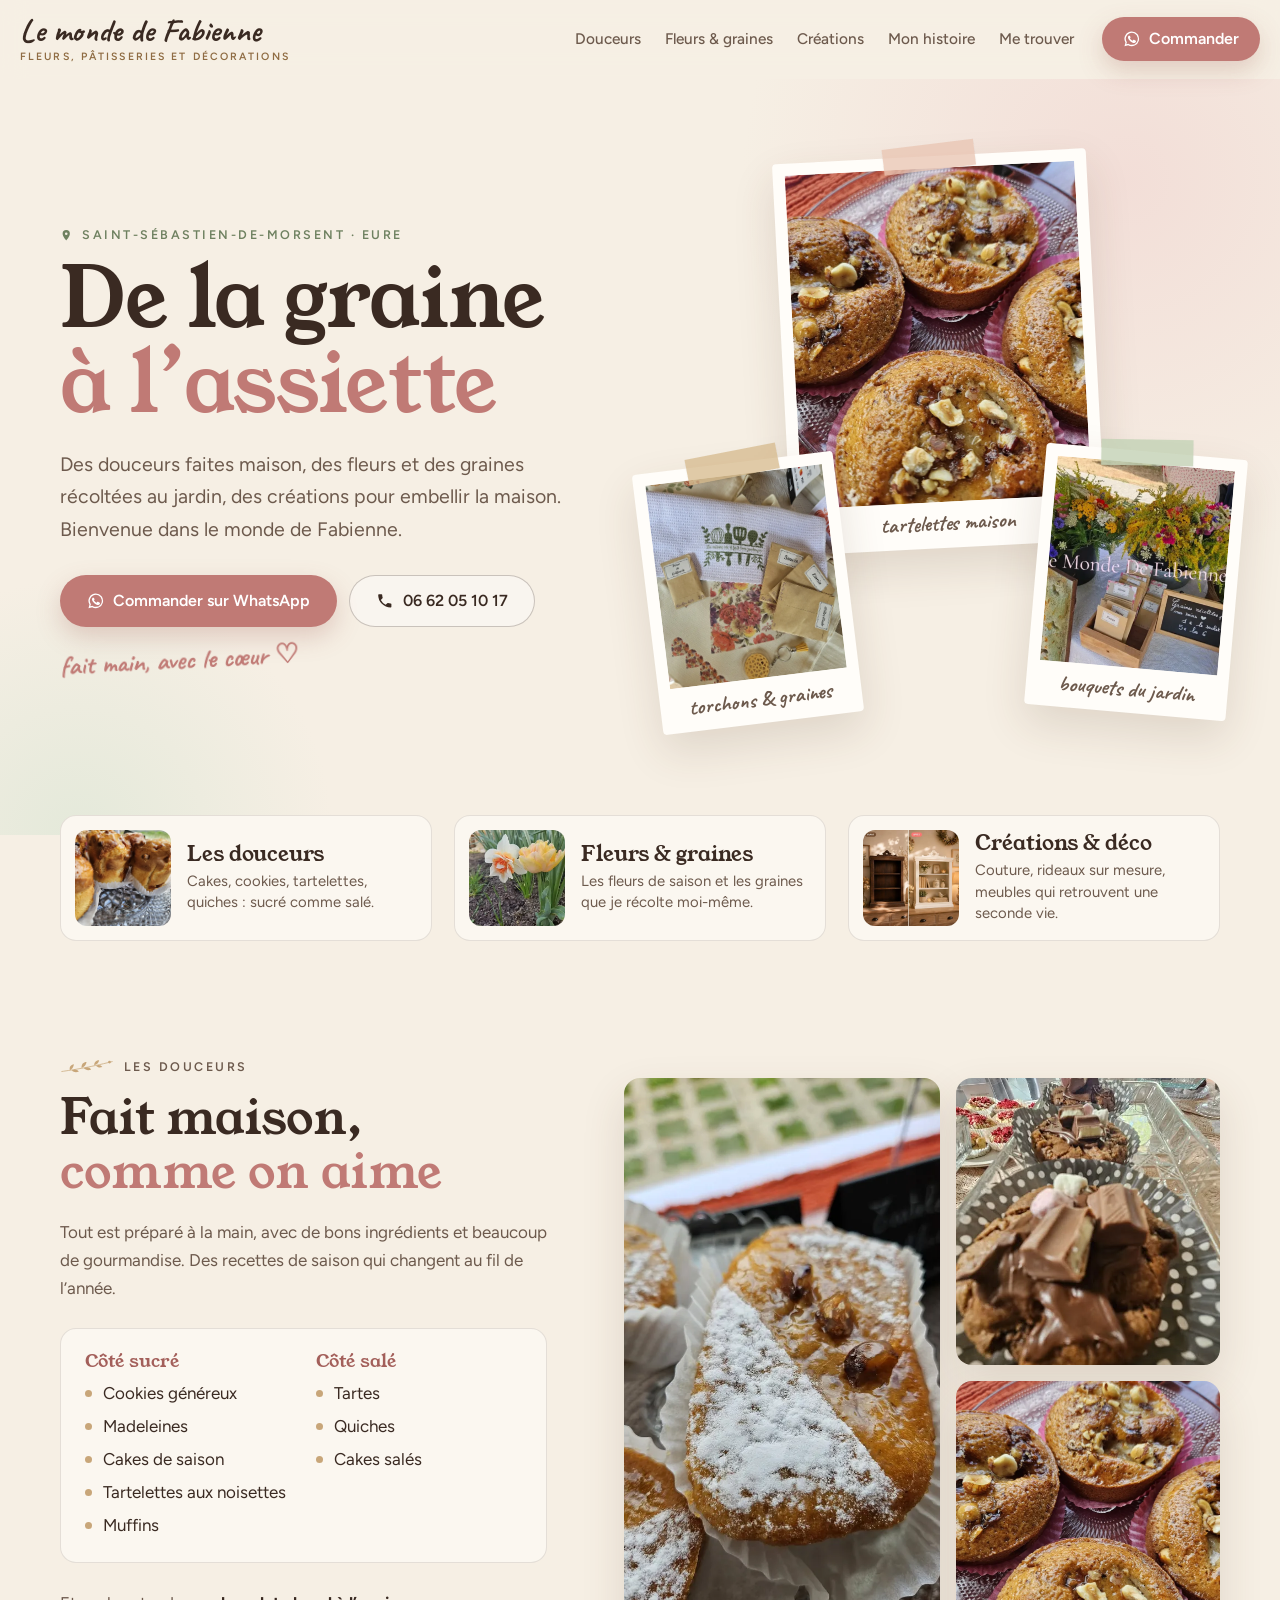
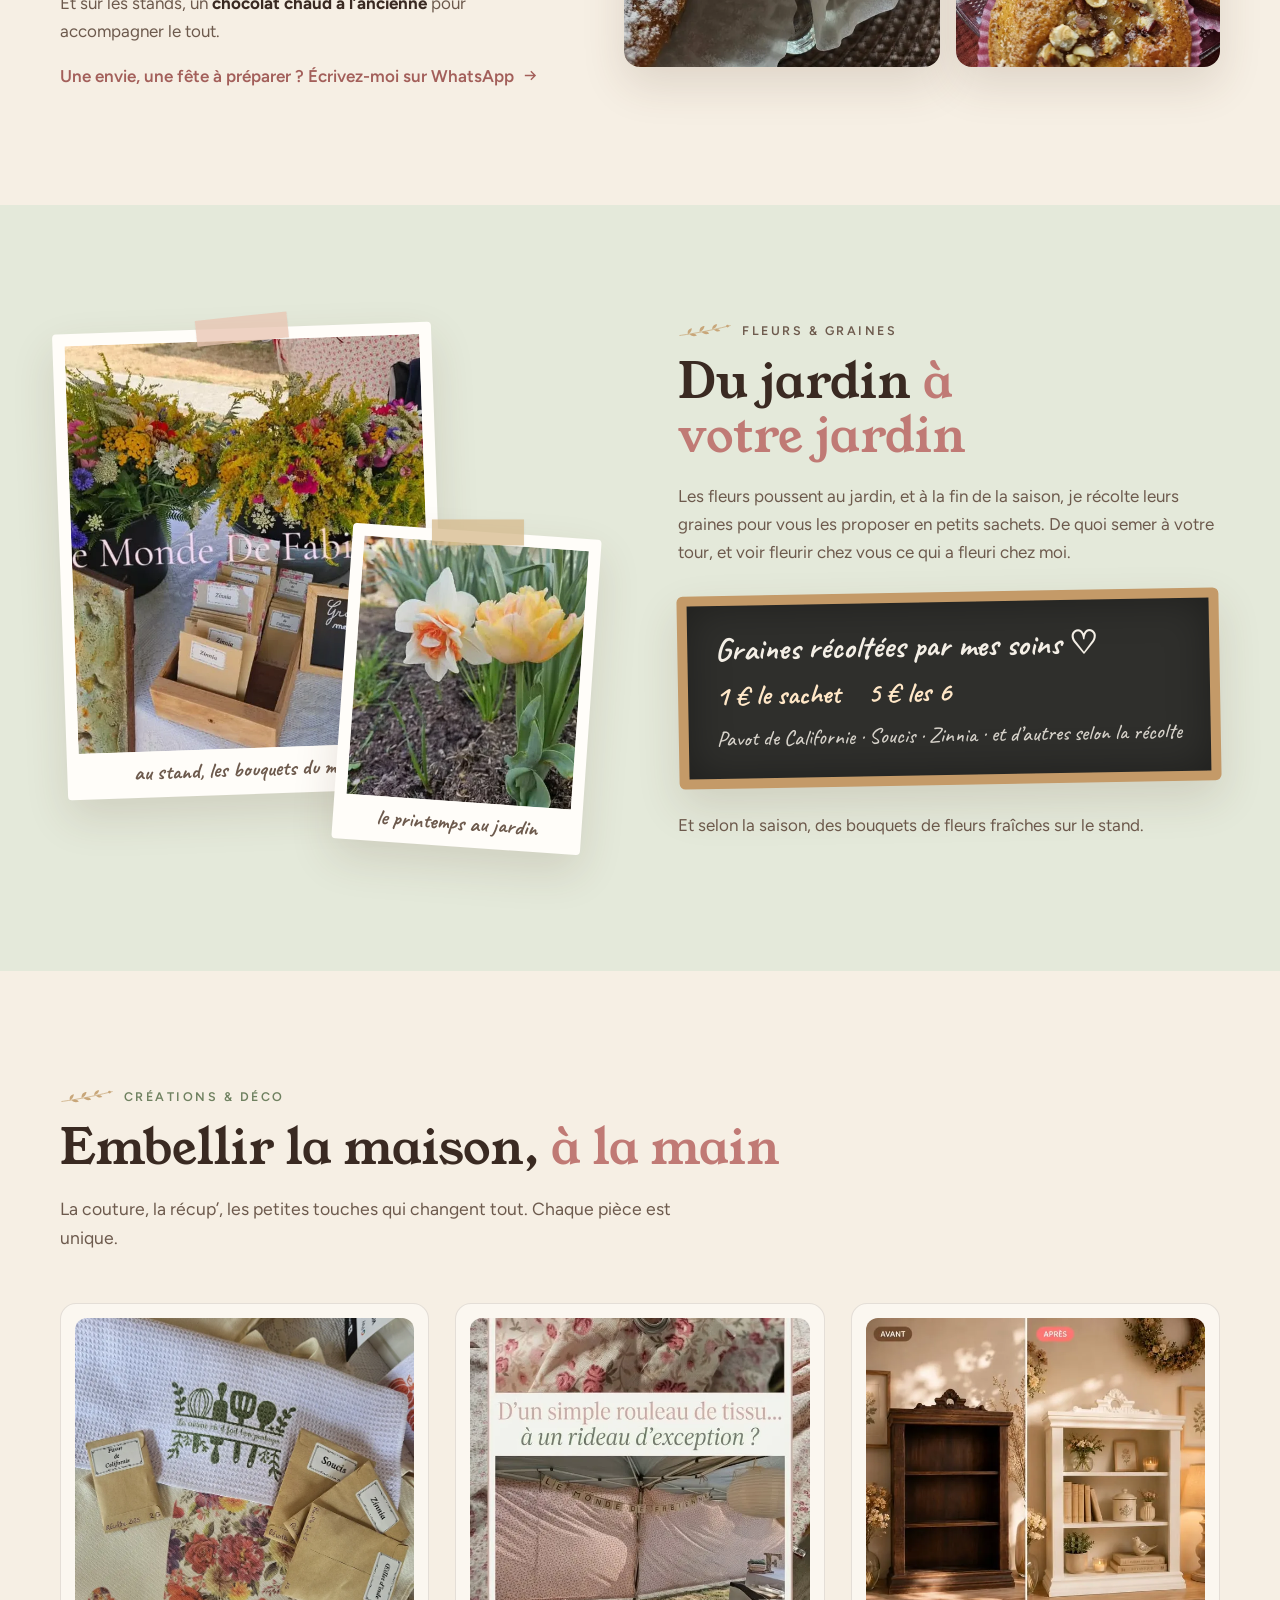
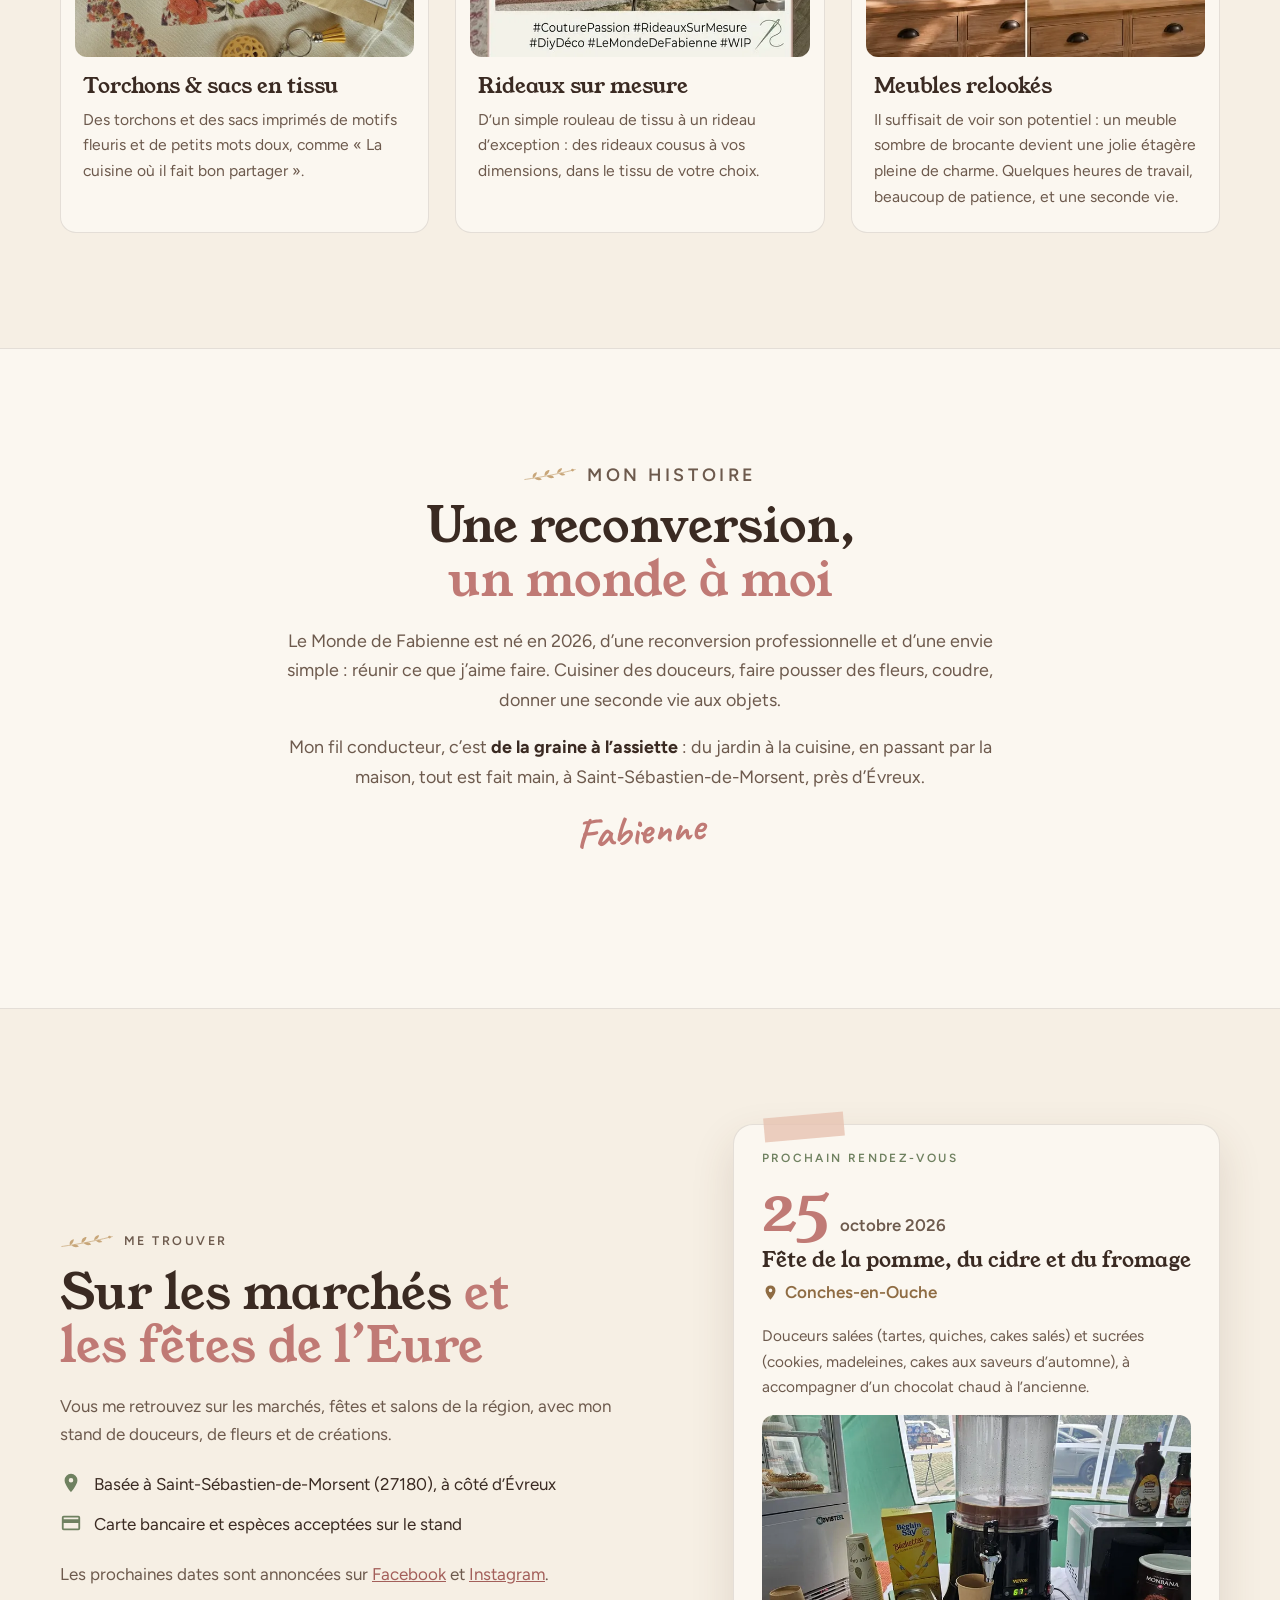
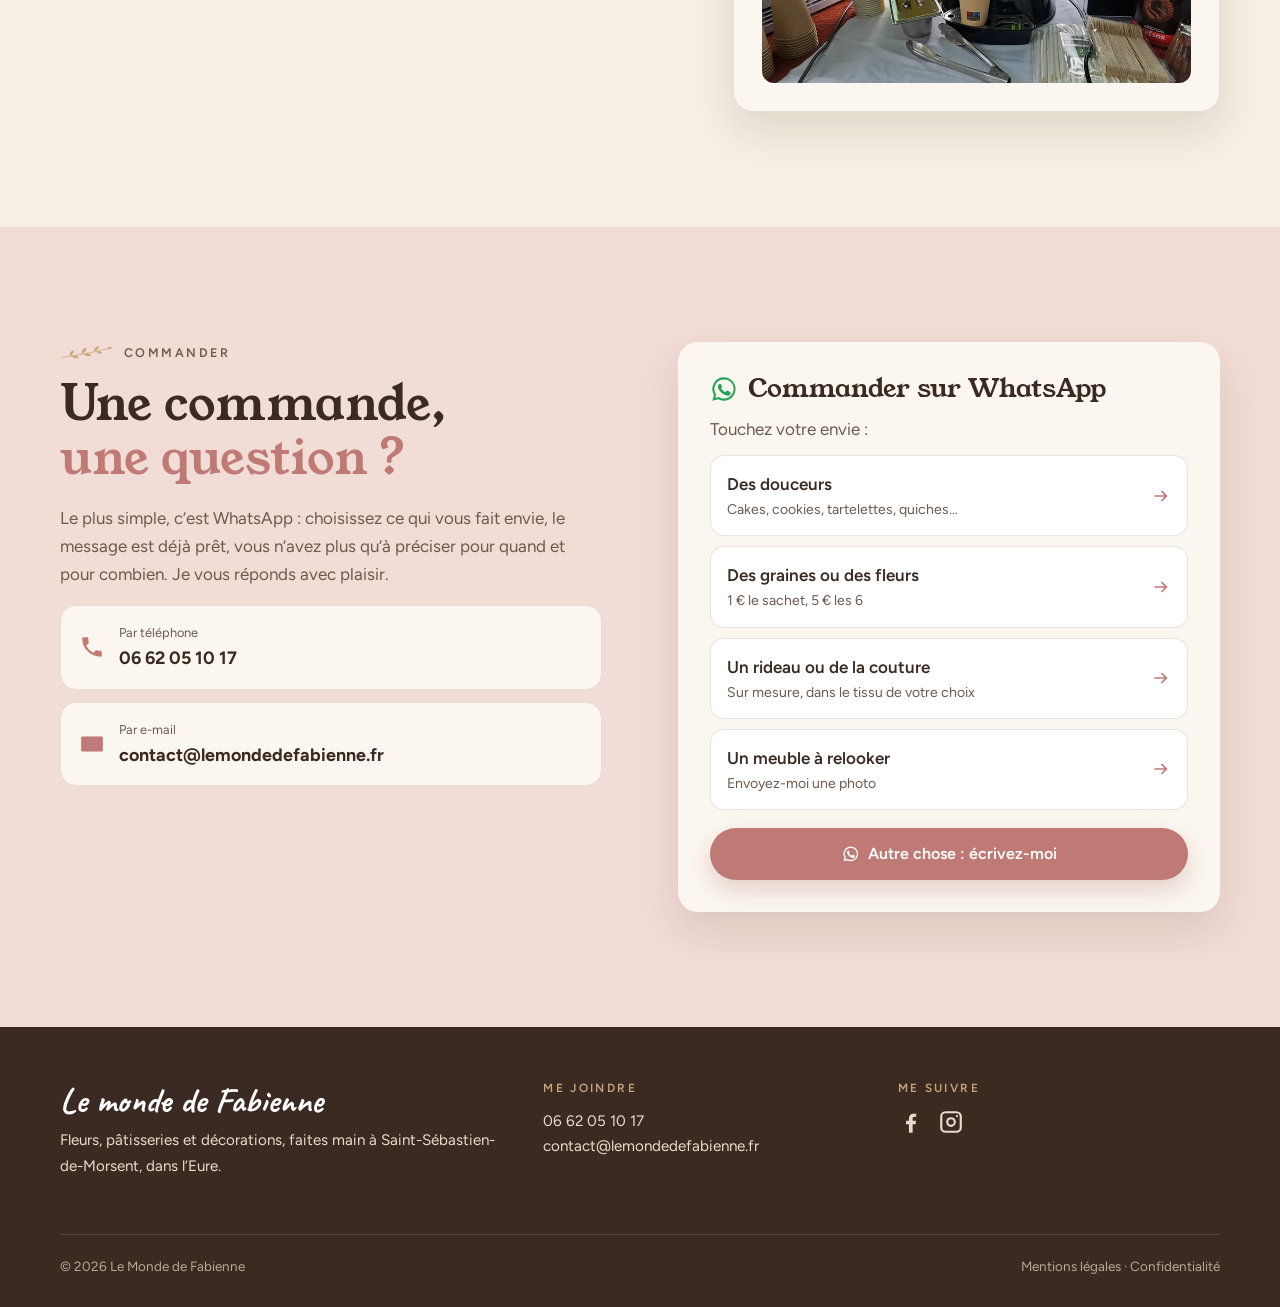
<file: index.html>
<!doctype html>
<html lang="fr">
<head>
<meta charset="utf-8">
<meta name="viewport" content="width=device-width,initial-scale=1">
<script>document.documentElement.classList.add('js')</script>
<title>Le Monde de Fabienne — Pâtisseries, fleurs et déco faites main (Eure)</title>
<meta name="description" content="Douceurs faites maison, fleurs et graines du jardin, rideaux sur mesure et meubles relookés : les créations de Fabienne, à Saint-Sébastien-de-Morsent près d’Évreux.">
<meta name="robots" content="noindex,nofollow">
<link rel="canonical" href="https://shigyn.github.io/Fabienne/">
<meta property="og:type" content="website">
<meta property="og:locale" content="fr_FR">
<meta property="og:site_name" content="Le Monde de Fabienne">
<meta property="og:title" content="Le Monde de Fabienne — Pâtisseries, fleurs et déco faites main (Eure)">
<meta property="og:description" content="Douceurs faites maison, fleurs et graines du jardin, rideaux sur mesure et meubles relookés : les créations de Fabienne, à Saint-Sébastien-de-Morsent près d’Évreux.">
<meta property="og:image" content="https://shigyn.github.io/Fabienne/photos/partage.jpg">
<meta name="theme-color" content="#f6efe4">
<link rel="icon" href="data:image/svg+xml,%3Csvg xmlns='http://www.w3.org/2000/svg' viewBox='0 0 32 32'%3E%3Ccircle cx='16' cy='16' r='16' fill='%23c9837e'/%3E%3Ctext x='16' y='22' font-size='17' text-anchor='middle' fill='%23fbf7f0' font-family='Georgia'%3EF%3C/text%3E%3C/svg%3E">
<link rel="preconnect" href="https://fonts.googleapis.com">
<link rel="preconnect" href="https://fonts.gstatic.com" crossorigin>
<link href="https://fonts.googleapis.com/css2?family=Young+Serif&family=Figtree:wght@400;500;600;700&family=Caveat:wght@500;700&display=swap" rel="stylesheet">
<link rel="stylesheet" href="assets/style.css?v=2">
<script type="application/ld+json">{"@context":"https://schema.org","@graph":[{"@type":"LocalBusiness","@id":"https://shigyn.github.io/Fabienne/#entreprise","name":"Le Monde de Fabienne","alternateName":"Le monde de Fabienne — fleurs, pâtisseries et décorations","description":"Douceurs faites maison (cakes, cookies, tartelettes, quiches), fleurs et graines récoltées au jardin, créations et décoration (torchons, rideaux sur mesure, meubles relookés), à Saint-Sébastien-de-Morsent dans l’Eure.","url":"https://shigyn.github.io/Fabienne/","image":"https://shigyn.github.io/Fabienne/photos/partage.jpg","telephone":"06 62 05 10 17","email":"contact@lemondedefabienne.fr","founder":{"@type":"Person","name":"Fabienne Kluth"},"foundingDate":"2026-06","address":{"@type":"PostalAddress","addressLocality":"Saint-Sébastien-de-Morsent","postalCode":"27180","addressRegion":"Normandie","addressCountry":"FR"},"areaServed":[{"@type":"Place","name":"Saint-Sébastien-de-Morsent"},{"@type":"Place","name":"Évreux"},{"@type":"Place","name":"Conches-en-Ouche"},{"@type":"Place","name":"Eure"}],"paymentAccepted":"Espèces, carte bancaire","sameAs":["https://www.facebook.com/p/Le-monde-de-Fabienne-61570727814528/","https://www.instagram.com/le_monde_de_fabienne/"],"makesOffer":[{"@type":"Offer","itemOffered":{"@type":"Product","name":"Pâtisseries et douceurs faites maison"}},{"@type":"Offer","itemOffered":{"@type":"Product","name":"Graines récoltées au jardin"}},{"@type":"Offer","itemOffered":{"@type":"Product","name":"Fleurs de saison"}},{"@type":"Offer","itemOffered":{"@type":"Product","name":"Rideaux sur mesure"}},{"@type":"Offer","itemOffered":{"@type":"Product","name":"Relooking de meubles"}}]},{"@type":"WebSite","url":"https://shigyn.github.io/Fabienne/","name":"Le Monde de Fabienne","inLanguage":"fr-FR"}]}</script>
</head>
<body class="accueil">
<a class="evitement" href="#contenu">Aller au contenu</a>

<header class="entete" data-entete>
  <div class="entete-in">
    <a class="marque" href="./" aria-label="Le Monde de Fabienne, accueil">
      <span class="marque-nom">Le monde de Fabienne</span>
      <span class="marque-devise">Fleurs, pâtisseries et décorations</span>
    </a>
    <nav class="nav" aria-label="Navigation principale">
      <a href="#douceurs">Douceurs</a>
      <a href="#fleurs">Fleurs & graines</a>
      <a href="#creations">Créations</a>
      <a href="#histoire">Mon histoire</a>
      <a href="#me-trouver">Me trouver</a>
    </nav>
    <a class="bouton bouton-rose entete-cta" href="https://wa.me/33662051017?text=Bonjour%20Fabienne%2C%20je%20viens%20de%20votre%20site%20et%20je%20voudrais%20passer%20une%20commande%20%3A%20" target="_blank" rel="noopener"><svg viewBox="0 0 24 24" aria-hidden="true"><path d="M12 2a10 10 0 0 0-8.6 15.1L2 22l5-1.3A10 10 0 1 0 12 2zm0 18.2a8.2 8.2 0 0 1-4.2-1.2l-.3-.2-3 .8.8-2.9-.2-.3A8.2 8.2 0 1 1 12 20.2zm4.5-6.1c-.2-.1-1.5-.7-1.7-.8s-.4-.1-.6.1-.6.8-.8 1-.3.2-.5.1a6.7 6.7 0 0 1-3.3-2.9c-.3-.4.2-.4.7-1.3.1-.2 0-.3 0-.4l-.8-1.8c-.2-.5-.4-.4-.6-.4h-.5a1 1 0 0 0-.7.3 3 3 0 0 0-.9 2.2 5.2 5.2 0 0 0 1.1 2.8 11.8 11.8 0 0 0 4.6 4c1.7.7 2.4.8 3.2.7a2.8 2.8 0 0 0 1.8-1.3 2.3 2.3 0 0 0 .2-1.3c-.1-.1-.3-.2-.5-.3z"/></svg> Commander</a>
    <button class="burger" type="button" aria-expanded="false" aria-controls="menu-mobile" aria-label="Ouvrir le menu"><span></span><span></span></button>
  </div>
  <div class="menu-mobile" id="menu-mobile" hidden>
    <a href="#douceurs">Douceurs</a>
    <a href="#fleurs">Fleurs & graines</a>
    <a href="#creations">Créations</a>
    <a href="#histoire">Mon histoire</a>
    <a href="#me-trouver">Me trouver</a>
    <a class="bouton bouton-rose" href="https://wa.me/33662051017?text=Bonjour%20Fabienne%2C%20je%20viens%20de%20votre%20site%20et%20je%20voudrais%20passer%20une%20commande%20%3A%20" target="_blank" rel="noopener"><svg viewBox="0 0 24 24" aria-hidden="true"><path d="M12 2a10 10 0 0 0-8.6 15.1L2 22l5-1.3A10 10 0 1 0 12 2zm0 18.2a8.2 8.2 0 0 1-4.2-1.2l-.3-.2-3 .8.8-2.9-.2-.3A8.2 8.2 0 1 1 12 20.2zm4.5-6.1c-.2-.1-1.5-.7-1.7-.8s-.4-.1-.6.1-.6.8-.8 1-.3.2-.5.1a6.7 6.7 0 0 1-3.3-2.9c-.3-.4.2-.4.7-1.3.1-.2 0-.3 0-.4l-.8-1.8c-.2-.5-.4-.4-.6-.4h-.5a1 1 0 0 0-.7.3 3 3 0 0 0-.9 2.2 5.2 5.2 0 0 0 1.1 2.8 11.8 11.8 0 0 0 4.6 4c1.7.7 2.4.8 3.2.7a2.8 2.8 0 0 0 1.8-1.3 2.3 2.3 0 0 0 .2-1.3c-.1-.1-.3-.2-.5-.3z"/></svg> Commander sur WhatsApp</a>
    <a class="bouton bouton-ligne" href="tel:+33662051017"><svg viewBox="0 0 24 24" aria-hidden="true"><path d="M6.6 10.8a15.1 15.1 0 0 0 6.6 6.6l2.2-2.2a1 1 0 0 1 1-.25 11.4 11.4 0 0 0 3.6.57 1 1 0 0 1 1 1V20a1 1 0 0 1-1 1A17 17 0 0 1 3 4a1 1 0 0 1 1-1h3.5a1 1 0 0 1 1 1c0 1.25.2 2.45.57 3.6a1 1 0 0 1-.25 1z"/></svg> 06 62 05 10 17</a>
  </div>
</header>

<main id="contenu">

<section class="hero">
  <div class="cadre hero-in">
    <div class="hero-texte">
      <p class="surtitre hero-anim"><svg viewBox="0 0 24 24" aria-hidden="true"><path d="M12 2a7 7 0 0 0-7 7c0 5.2 7 13 7 13s7-7.8 7-13a7 7 0 0 0-7-7zm0 9.5A2.5 2.5 0 1 1 12 6.5a2.5 2.5 0 0 1 0 5z"/></svg> Saint-Sébastien-de-Morsent · Eure</p>
      <h1 class="hero-anim">De la graine <em>à l’assiette</em></h1>
      <p class="hero-chapo hero-anim">Des douceurs faites maison, des fleurs et des graines récoltées au jardin, des créations pour embellir la maison. Bienvenue dans le monde de Fabienne.</p>
      <div class="actions hero-anim">
        <a class="bouton bouton-rose" href="https://wa.me/33662051017?text=Bonjour%20Fabienne%2C%20je%20viens%20de%20votre%20site%20et%20je%20voudrais%20passer%20une%20commande%20%3A%20" target="_blank" rel="noopener"><svg viewBox="0 0 24 24" aria-hidden="true"><path d="M12 2a10 10 0 0 0-8.6 15.1L2 22l5-1.3A10 10 0 1 0 12 2zm0 18.2a8.2 8.2 0 0 1-4.2-1.2l-.3-.2-3 .8.8-2.9-.2-.3A8.2 8.2 0 1 1 12 20.2zm4.5-6.1c-.2-.1-1.5-.7-1.7-.8s-.4-.1-.6.1-.6.8-.8 1-.3.2-.5.1a6.7 6.7 0 0 1-3.3-2.9c-.3-.4.2-.4.7-1.3.1-.2 0-.3 0-.4l-.8-1.8c-.2-.5-.4-.4-.6-.4h-.5a1 1 0 0 0-.7.3 3 3 0 0 0-.9 2.2 5.2 5.2 0 0 0 1.1 2.8 11.8 11.8 0 0 0 4.6 4c1.7.7 2.4.8 3.2.7a2.8 2.8 0 0 0 1.8-1.3 2.3 2.3 0 0 0 .2-1.3c-.1-.1-.3-.2-.5-.3z"/></svg> Commander sur WhatsApp</a>
        <a class="bouton bouton-ligne" href="tel:+33662051017"><svg viewBox="0 0 24 24" aria-hidden="true"><path d="M6.6 10.8a15.1 15.1 0 0 0 6.6 6.6l2.2-2.2a1 1 0 0 1 1-.25 11.4 11.4 0 0 0 3.6.57 1 1 0 0 1 1 1V20a1 1 0 0 1-1 1A17 17 0 0 1 3 4a1 1 0 0 1 1-1h3.5a1 1 0 0 1 1 1c0 1.25.2 2.45.57 3.6a1 1 0 0 1-.25 1z"/></svg> 06 62 05 10 17</a>
      </div>
      <p class="main hero-anim">fait main, avec le cœur ♡</p>
    </div>
    <div class="hero-collage hero-anim" aria-label="Quelques créations de Fabienne">
      
  <figure class="polaroid p1">
    <span class="scotch" aria-hidden="true"></span>
    <span class="polaroid-photo"><img src="photos/tartelettes-noisettes-800.webp" srcset="photos/tartelettes-noisettes-800.webp 800w, photos/tartelettes-noisettes-1600.webp 1536w" sizes="(min-width: 900px) 30vw, 70vw" alt="Tartelettes aux noisettes faites maison" width="1536" height="2048" fetchpriority="high" decoding="async"></span>
    <figcaption>tartelettes maison</figcaption>
  </figure>
      
  <figure class="polaroid p2">
    <span class="scotch" aria-hidden="true"></span>
    <span class="polaroid-photo"><img src="photos/bouquets-et-graines-800.webp" alt="Bouquets de fleurs et sachets de graines sur le stand" width="640" height="640" loading="lazy" decoding="async"></span>
    <figcaption>bouquets du jardin</figcaption>
  </figure>
      
  <figure class="polaroid p3">
    <span class="scotch" aria-hidden="true"></span>
    <span class="polaroid-photo"><img src="photos/torchon-et-sachets-de-graines-800.webp" srcset="photos/torchon-et-sachets-de-graines-800.webp 800w, photos/torchon-et-sachets-de-graines-1600.webp 1536w" sizes="(min-width: 900px) 20vw, 45vw" alt="Torchon imprimé et sachets de graines récoltées" width="1536" height="2048" loading="lazy" decoding="async"></span>
    <figcaption>torchons &amp; graines</figcaption>
  </figure>
    </div>
  </div>
</section>

<section class="univers-zone">
  <div class="cadre">
    <div class="univers">
      <a class="univers-carte reveler" href="#douceurs">
        <span class="univers-photo"><img src="photos/muffins-maison-800.webp" srcset="photos/muffins-maison-800.webp 800w, photos/muffins-maison-1600.webp 1536w" sizes="(min-width: 900px) 30vw, 90vw" alt="Muffins faits maison" width="1536" height="2048" loading="lazy" decoding="async"></span>
        <span class="univers-texte"><b>Les douceurs</b><span>Cakes, cookies, tartelettes, quiches : sucré comme salé.</span></span>
      </a>
      <a class="univers-carte reveler" href="#fleurs">
        <span class="univers-photo"><img src="photos/jonquilles-et-tulipes-800.webp" alt="Jonquilles et tulipes au jardin" width="361" height="481" loading="lazy" decoding="async"></span>
        <span class="univers-texte"><b>Fleurs &amp; graines</b><span>Les fleurs de saison et les graines que je récolte moi-même.</span></span>
      </a>
      <a class="univers-carte reveler" href="#creations">
        <span class="univers-photo"><img src="photos/etagere-avant-apres-800.webp" alt="Étagère relookée, avant et après" width="640" height="640" loading="lazy" decoding="async"></span>
        <span class="univers-texte"><b>Créations &amp; déco</b><span>Couture, rideaux sur mesure, meubles qui retrouvent une seconde vie.</span></span>
      </a>
    </div>
  </div>
</section>

<section class="section" id="douceurs">
  <div class="cadre douceurs">
    <div class="douceurs-texte reveler">
      <p class="surtitre"><svg class="brin" viewBox="0 0 120 40" aria-hidden="true"><path d="M4 30C30 26 60 22 116 8" fill="none" stroke="currentColor" stroke-width="1.6" stroke-linecap="round"/><g fill="currentColor"><path d="M22 27c-2-7 2-12 9-13-1 7-4 11-9 13z"/><path d="M26 28c6-4 12-3 16 2-6 3-11 2-16-2z"/><path d="M48 22c-1-8 4-13 11-13-1 7-5 11-11 13z"/><path d="M53 23c6-4 13-3 16 3-7 2-12 1-16-3z"/><path d="M76 16c0-7 5-11 11-11-1 6-5 10-11 11z"/><path d="M80 17c6-3 11-2 14 3-6 2-10 1-14-3z"/><circle cx="110" cy="9" r="3"/></g></svg> Les douceurs</p>
      <h2>Fait maison, <em>comme on aime</em></h2>
      <p>Tout est préparé à la main, avec de bons ingrédients et beaucoup de gourmandise. Des recettes de saison qui changent au fil de l’année.</p>
      <div class="deux-listes">
        <div><h3>Côté sucré</h3><ul><li>Cookies généreux</li><li>Madeleines</li><li>Cakes de saison</li><li>Tartelettes aux noisettes</li><li>Muffins</li></ul></div>
        <div><h3>Côté salé</h3><ul><li>Tartes</li><li>Quiches</li><li>Cakes salés</li></ul></div>
      </div>
      <p class="note-main">Et sur les stands, un <b>chocolat chaud à l’ancienne</b> pour accompagner le tout.</p>
      <a class="lien-fleche" href="https://wa.me/33662051017?text=Bonjour%20Fabienne%2C%20je%20voudrais%20commander%20des%20douceurs%20%3A%20" target="_blank" rel="noopener">Une envie, une fête à préparer ? Écrivez-moi sur WhatsApp <svg viewBox="0 0 24 24" aria-hidden="true"><path d="M13.2 5.3 19.9 12l-6.7 6.7-1.4-1.4 4.3-4.3H4v-2h12.1l-4.3-4.3z"/></svg></a>
    </div>
    <div class="galerie-douceurs reveler">
      <figure class="g1"><img src="photos/cakes-sucre-glace-800.webp" srcset="photos/cakes-sucre-glace-800.webp 800w, photos/cakes-sucre-glace-1600.webp 1536w" sizes="(min-width: 900px) 26vw, 50vw" alt="Cakes au sucre glace" width="1536" height="2048" loading="lazy" decoding="async"></figure>
      <figure class="g2"><img src="photos/cookies-chocolat-800.webp" alt="Cookies au chocolat" width="512" height="640" loading="lazy" decoding="async"></figure>
      <figure class="g3"><img src="photos/tartelettes-noisettes-800.webp" srcset="photos/tartelettes-noisettes-800.webp 800w, photos/tartelettes-noisettes-1600.webp 1536w" sizes="(min-width: 900px) 20vw, 50vw" alt="Tartelettes aux noisettes" width="1536" height="2048" loading="lazy" decoding="async"></figure>
      <figure class="g4"><img src="photos/cake-maison-800.webp" srcset="photos/cake-maison-800.webp 800w, photos/cake-maison-1600.webp 1600w" sizes="(min-width: 900px) 26vw, 50vw" alt="Cake fait maison" width="1600" height="1200" loading="lazy" decoding="async"></figure>
    </div>
  </div>
</section>

<section class="section section-sauge" id="fleurs">
  <div class="cadre fleurs">
    <div class="fleurs-photos reveler">
      
  <figure class="polaroid f1">
    <span class="scotch" aria-hidden="true"></span>
    <span class="polaroid-photo"><img src="photos/bouquets-et-graines-800.webp" alt="Bouquets de fleurs fraîches et boîte de sachets de graines" width="640" height="640" loading="lazy" decoding="async"></span>
    <figcaption>au stand, les bouquets du moment</figcaption>
  </figure>
      
  <figure class="polaroid f2">
    <span class="scotch" aria-hidden="true"></span>
    <span class="polaroid-photo"><img src="photos/jonquilles-et-tulipes-800.webp" alt="Jonquilles et tulipes" width="361" height="481" loading="lazy" decoding="async"></span>
    <figcaption>le printemps au jardin</figcaption>
  </figure>
    </div>
    <div class="fleurs-texte reveler">
      <p class="surtitre"><svg class="brin" viewBox="0 0 120 40" aria-hidden="true"><path d="M4 30C30 26 60 22 116 8" fill="none" stroke="currentColor" stroke-width="1.6" stroke-linecap="round"/><g fill="currentColor"><path d="M22 27c-2-7 2-12 9-13-1 7-4 11-9 13z"/><path d="M26 28c6-4 12-3 16 2-6 3-11 2-16-2z"/><path d="M48 22c-1-8 4-13 11-13-1 7-5 11-11 13z"/><path d="M53 23c6-4 13-3 16 3-7 2-12 1-16-3z"/><path d="M76 16c0-7 5-11 11-11-1 6-5 10-11 11z"/><path d="M80 17c6-3 11-2 14 3-6 2-10 1-14-3z"/><circle cx="110" cy="9" r="3"/></g></svg> Fleurs &amp; graines</p>
      <h2>Du jardin <em>à votre jardin</em></h2>
      <p>Les fleurs poussent au jardin, et à la fin de la saison, je récolte leurs graines pour vous les proposer en petits sachets. De quoi semer à votre tour, et voir fleurir chez vous ce qui a fleuri chez moi.</p>
      <div class="ardoise" role="note">
        <p class="ardoise-titre">Graines récoltées par mes soins ♡</p>
        <p class="ardoise-prix"><span>1 € le sachet</span><span>5 € les 6</span></p>
        <p class="ardoise-liste">Pavot de Californie · Soucis · Zinnia · et d’autres selon la récolte</p>
      </div>
      <p>Et selon la saison, des bouquets de fleurs fraîches sur le stand.</p>
    </div>
  </div>
</section>

<section class="section" id="creations">
  <div class="cadre">
    <div class="tete-section reveler">
      <p class="surtitre"><svg class="brin" viewBox="0 0 120 40" aria-hidden="true"><path d="M4 30C30 26 60 22 116 8" fill="none" stroke="currentColor" stroke-width="1.6" stroke-linecap="round"/><g fill="currentColor"><path d="M22 27c-2-7 2-12 9-13-1 7-4 11-9 13z"/><path d="M26 28c6-4 12-3 16 2-6 3-11 2-16-2z"/><path d="M48 22c-1-8 4-13 11-13-1 7-5 11-11 13z"/><path d="M53 23c6-4 13-3 16 3-7 2-12 1-16-3z"/><path d="M76 16c0-7 5-11 11-11-1 6-5 10-11 11z"/><path d="M80 17c6-3 11-2 14 3-6 2-10 1-14-3z"/><circle cx="110" cy="9" r="3"/></g></svg> Créations &amp; déco</p>
      <h2>Embellir la maison, <em>à la main</em></h2>
      <p class="chapo">La couture, la récup’, les petites touches qui changent tout. Chaque pièce est unique.</p>
    </div>
    <div class="creations">
      <article class="creation reveler">
        <div class="creation-photo"><img src="photos/torchon-et-sachets-de-graines-800.webp" srcset="photos/torchon-et-sachets-de-graines-800.webp 800w, photos/torchon-et-sachets-de-graines-1600.webp 1536w" sizes="(min-width: 900px) 30vw, 90vw" alt="Torchon imprimé « La cuisine où il fait bon partager »" width="1536" height="2048" loading="lazy" decoding="async"></div>
        <h3>Torchons &amp; sacs en tissu</h3>
        <p>Des torchons et des sacs imprimés de motifs fleuris et de petits mots doux, comme « La cuisine où il fait bon partager ».</p>
      </article>
      <article class="creation reveler">
        <div class="creation-photo"><img src="photos/rideau-sur-mesure-800.webp" alt="D’un simple rouleau de tissu à un rideau sur mesure" width="640" height="640" loading="lazy" decoding="async"></div>
        <h3>Rideaux sur mesure</h3>
        <p>D’un simple rouleau de tissu à un rideau d’exception : des rideaux cousus à vos dimensions, dans le tissu de votre choix.</p>
      </article>
      <article class="creation reveler">
        <div class="creation-photo"><img src="photos/etagere-avant-apres-800.webp" alt="Étagère sombre relookée en blanc, avant et après" width="640" height="640" loading="lazy" decoding="async"></div>
        <h3>Meubles relookés</h3>
        <p>Il suffisait de voir son potentiel : un meuble sombre de brocante devient une jolie étagère pleine de charme. Quelques heures de travail, beaucoup de patience, et une seconde vie.</p>
      </article>
    </div>
  </div>
</section>

<section class="section section-papier" id="histoire">
  <div class="cadre etroit histoire reveler">
    <p class="surtitre"><svg class="brin" viewBox="0 0 120 40" aria-hidden="true"><path d="M4 30C30 26 60 22 116 8" fill="none" stroke="currentColor" stroke-width="1.6" stroke-linecap="round"/><g fill="currentColor"><path d="M22 27c-2-7 2-12 9-13-1 7-4 11-9 13z"/><path d="M26 28c6-4 12-3 16 2-6 3-11 2-16-2z"/><path d="M48 22c-1-8 4-13 11-13-1 7-5 11-11 13z"/><path d="M53 23c6-4 13-3 16 3-7 2-12 1-16-3z"/><path d="M76 16c0-7 5-11 11-11-1 6-5 10-11 11z"/><path d="M80 17c6-3 11-2 14 3-6 2-10 1-14-3z"/><circle cx="110" cy="9" r="3"/></g></svg> Mon histoire</p>
    <h2>Une reconversion, <em>un monde à moi</em></h2>
    <p>Le Monde de Fabienne est né en 2026, d’une reconversion professionnelle et d’une envie simple : réunir ce que j’aime faire. Cuisiner des douceurs, faire pousser des fleurs, coudre, donner une seconde vie aux objets.</p>
    <p>Mon fil conducteur, c’est <b>de la graine à l’assiette</b> : du jardin à la cuisine, en passant par la maison, tout est fait main, à Saint-Sébastien-de-Morsent, près d’Évreux.</p>
    <p class="signature">Fabienne</p>
  </div>
</section>

<section class="section" id="me-trouver">
  <div class="cadre trouver">
    <div class="trouver-texte reveler">
      <p class="surtitre"><svg class="brin" viewBox="0 0 120 40" aria-hidden="true"><path d="M4 30C30 26 60 22 116 8" fill="none" stroke="currentColor" stroke-width="1.6" stroke-linecap="round"/><g fill="currentColor"><path d="M22 27c-2-7 2-12 9-13-1 7-4 11-9 13z"/><path d="M26 28c6-4 12-3 16 2-6 3-11 2-16-2z"/><path d="M48 22c-1-8 4-13 11-13-1 7-5 11-11 13z"/><path d="M53 23c6-4 13-3 16 3-7 2-12 1-16-3z"/><path d="M76 16c0-7 5-11 11-11-1 6-5 10-11 11z"/><path d="M80 17c6-3 11-2 14 3-6 2-10 1-14-3z"/><circle cx="110" cy="9" r="3"/></g></svg> Me trouver</p>
      <h2>Sur les marchés <em>et les fêtes de l’Eure</em></h2>
      <p>Vous me retrouvez sur les marchés, fêtes et salons de la région, avec mon stand de douceurs, de fleurs et de créations.</p>
      <ul class="infos-stand">
        <li><svg viewBox="0 0 24 24" aria-hidden="true"><path d="M12 2a7 7 0 0 0-7 7c0 5.2 7 13 7 13s7-7.8 7-13a7 7 0 0 0-7-7zm0 9.5A2.5 2.5 0 1 1 12 6.5a2.5 2.5 0 0 1 0 5z"/></svg><span>Basée à Saint-Sébastien-de-Morsent (27180), à côté d’Évreux</span></li>
        <li><svg viewBox="0 0 24 24" aria-hidden="true"><path d="M2 6a2 2 0 0 1 2-2h16a2 2 0 0 1 2 2v12a2 2 0 0 1-2 2H4a2 2 0 0 1-2-2zm2 2h16V6H4zm0 4v6h16v-6z"/></svg><span>Carte bancaire et espèces acceptées sur le stand</span></li>
      </ul>
      <p>Les prochaines dates sont annoncées sur <a href="https://www.facebook.com/p/Le-monde-de-Fabienne-61570727814528/" target="_blank" rel="noopener">Facebook</a> et <a href="https://www.instagram.com/le_monde_de_fabienne/" target="_blank" rel="noopener">Instagram</a>.</p>
    </div>
    <aside class="agenda reveler" aria-label="Prochain rendez-vous">
      <p class="agenda-eti">Prochain rendez-vous</p>
      <p class="agenda-date"><b>25</b><span>octobre 2026</span></p>
      <h3>Fête de la pomme, du cidre et du fromage</h3>
      <p class="agenda-lieu"><svg viewBox="0 0 24 24" aria-hidden="true"><path d="M12 2a7 7 0 0 0-7 7c0 5.2 7 13 7 13s7-7.8 7-13a7 7 0 0 0-7-7zm0 9.5A2.5 2.5 0 1 1 12 6.5a2.5 2.5 0 0 1 0 5z"/></svg> Conches-en-Ouche</p>
      <p>Douceurs salées (tartes, quiches, cakes salés) et sucrées (cookies, madeleines, cakes aux saveurs d’automne), à accompagner d’un chocolat chaud à l’ancienne.</p>
      <figure class="agenda-photo"><img src="photos/stand-chocolat-chaud-800.webp" srcset="photos/stand-chocolat-chaud-800.webp 800w, photos/stand-chocolat-chaud-1600.webp 1536w" sizes="(min-width: 900px) 24vw, 80vw" alt="Le stand et sa machine à chocolat chaud" width="1536" height="2048" loading="lazy" decoding="async"></figure>
    </aside>
  </div>
</section>

<section class="section section-rose" id="contact">
  <div class="cadre contact">
    <div class="contact-texte reveler">
      <p class="surtitre"><svg class="brin" viewBox="0 0 120 40" aria-hidden="true"><path d="M4 30C30 26 60 22 116 8" fill="none" stroke="currentColor" stroke-width="1.6" stroke-linecap="round"/><g fill="currentColor"><path d="M22 27c-2-7 2-12 9-13-1 7-4 11-9 13z"/><path d="M26 28c6-4 12-3 16 2-6 3-11 2-16-2z"/><path d="M48 22c-1-8 4-13 11-13-1 7-5 11-11 13z"/><path d="M53 23c6-4 13-3 16 3-7 2-12 1-16-3z"/><path d="M76 16c0-7 5-11 11-11-1 6-5 10-11 11z"/><path d="M80 17c6-3 11-2 14 3-6 2-10 1-14-3z"/><circle cx="110" cy="9" r="3"/></g></svg> Commander</p>
      <h2>Une commande, <em>une question ?</em></h2>
      <p>Le plus simple, c’est WhatsApp : choisissez ce qui vous fait envie, le message est déjà prêt, vous n’avez plus qu’à préciser pour quand et pour combien. Je vous réponds avec plaisir.</p>
      <a class="contact-tel" href="tel:+33662051017"><svg viewBox="0 0 24 24" aria-hidden="true"><path d="M6.6 10.8a15.1 15.1 0 0 0 6.6 6.6l2.2-2.2a1 1 0 0 1 1-.25 11.4 11.4 0 0 0 3.6.57 1 1 0 0 1 1 1V20a1 1 0 0 1-1 1A17 17 0 0 1 3 4a1 1 0 0 1 1-1h3.5a1 1 0 0 1 1 1c0 1.25.2 2.45.57 3.6a1 1 0 0 1-.25 1z"/></svg><span><small>Par téléphone</small><b>06 62 05 10 17</b></span></a>
      <a class="contact-tel" href="mailto:contact@lemondedefabienne.fr"><svg viewBox="0 0 24 24" aria-hidden="true"><path d="M3 5h18a1 1 0 0 1 1 1v12a1 1 0 0 1-1 1H3a1 1 0 0 1-1-1V6a1 1 0 0 1 1-1zm9 7.3L4.4 7H19.6z"/></svg><span><small>Par e-mail</small><b>contact@lemondedefabienne.fr</b></span></a>
    </div>
    <div class="commande reveler">
      <h3><svg viewBox="0 0 24 24" aria-hidden="true"><path d="M12 2a10 10 0 0 0-8.6 15.1L2 22l5-1.3A10 10 0 1 0 12 2zm0 18.2a8.2 8.2 0 0 1-4.2-1.2l-.3-.2-3 .8.8-2.9-.2-.3A8.2 8.2 0 1 1 12 20.2zm4.5-6.1c-.2-.1-1.5-.7-1.7-.8s-.4-.1-.6.1-.6.8-.8 1-.3.2-.5.1a6.7 6.7 0 0 1-3.3-2.9c-.3-.4.2-.4.7-1.3.1-.2 0-.3 0-.4l-.8-1.8c-.2-.5-.4-.4-.6-.4h-.5a1 1 0 0 0-.7.3 3 3 0 0 0-.9 2.2 5.2 5.2 0 0 0 1.1 2.8 11.8 11.8 0 0 0 4.6 4c1.7.7 2.4.8 3.2.7a2.8 2.8 0 0 0 1.8-1.3 2.3 2.3 0 0 0 .2-1.3c-.1-.1-.3-.2-.5-.3z"/></svg> Commander sur WhatsApp</h3>
      <p>Touchez votre envie :</p>
      <div class="commande-choix">
        <a href="https://wa.me/33662051017?text=Bonjour%20Fabienne%2C%20je%20voudrais%20commander%20des%20douceurs%20(sucr%C3%A9es%20%2F%20sal%C3%A9es)%20%3A%20" target="_blank" rel="noopener"><b>Des douceurs</b><span>Cakes, cookies, tartelettes, quiches…</span><svg viewBox="0 0 24 24" aria-hidden="true"><path d="M13.2 5.3 19.9 12l-6.7 6.7-1.4-1.4 4.3-4.3H4v-2h12.1l-4.3-4.3z"/></svg></a>
        <a href="https://wa.me/33662051017?text=Bonjour%20Fabienne%2C%20je%20voudrais%20des%20sachets%20de%20graines%20%3A%20" target="_blank" rel="noopener"><b>Des graines ou des fleurs</b><span>1 € le sachet, 5 € les 6</span><svg viewBox="0 0 24 24" aria-hidden="true"><path d="M13.2 5.3 19.9 12l-6.7 6.7-1.4-1.4 4.3-4.3H4v-2h12.1l-4.3-4.3z"/></svg></a>
        <a href="https://wa.me/33662051017?text=Bonjour%20Fabienne%2C%20je%20voudrais%20un%20rideau%20sur%20mesure%20%2F%20une%20cr%C3%A9ation%20en%20tissu%20%3A%20" target="_blank" rel="noopener"><b>Un rideau ou de la couture</b><span>Sur mesure, dans le tissu de votre choix</span><svg viewBox="0 0 24 24" aria-hidden="true"><path d="M13.2 5.3 19.9 12l-6.7 6.7-1.4-1.4 4.3-4.3H4v-2h12.1l-4.3-4.3z"/></svg></a>
        <a href="https://wa.me/33662051017?text=Bonjour%20Fabienne%2C%20j%E2%80%99ai%20un%20meuble%20%C3%A0%20relooker%20%3A%20" target="_blank" rel="noopener"><b>Un meuble à relooker</b><span>Envoyez-moi une photo</span><svg viewBox="0 0 24 24" aria-hidden="true"><path d="M13.2 5.3 19.9 12l-6.7 6.7-1.4-1.4 4.3-4.3H4v-2h12.1l-4.3-4.3z"/></svg></a>
      </div>
      <a class="bouton bouton-rose" href="https://wa.me/33662051017?text=Bonjour%20Fabienne%2C%20je%20viens%20de%20votre%20site%20et%20je%20voudrais%20passer%20une%20commande%20%3A%20" target="_blank" rel="noopener"><svg viewBox="0 0 24 24" aria-hidden="true"><path d="M12 2a10 10 0 0 0-8.6 15.1L2 22l5-1.3A10 10 0 1 0 12 2zm0 18.2a8.2 8.2 0 0 1-4.2-1.2l-.3-.2-3 .8.8-2.9-.2-.3A8.2 8.2 0 1 1 12 20.2zm4.5-6.1c-.2-.1-1.5-.7-1.7-.8s-.4-.1-.6.1-.6.8-.8 1-.3.2-.5.1a6.7 6.7 0 0 1-3.3-2.9c-.3-.4.2-.4.7-1.3.1-.2 0-.3 0-.4l-.8-1.8c-.2-.5-.4-.4-.6-.4h-.5a1 1 0 0 0-.7.3 3 3 0 0 0-.9 2.2 5.2 5.2 0 0 0 1.1 2.8 11.8 11.8 0 0 0 4.6 4c1.7.7 2.4.8 3.2.7a2.8 2.8 0 0 0 1.8-1.3 2.3 2.3 0 0 0 .2-1.3c-.1-.1-.3-.2-.5-.3z"/></svg> Autre chose : écrivez-moi</a>
    </div>
  </div>
</section>
</main>

<footer class="pied">
  <div class="cadre pied-haut">
    <div>
      <p class="pied-nom">Le monde de Fabienne</p>
      <p>Fleurs, pâtisseries et décorations, faites main à Saint-Sébastien-de-Morsent, dans l’Eure.</p>
    </div>
    <div>
      <h2 class="pied-titre">Me joindre</h2>
      <p><a href="tel:+33662051017">06 62 05 10 17</a><br><a href="mailto:contact@lemondedefabienne.fr">contact@lemondedefabienne.fr</a></p>
    </div>
    <div>
      <h2 class="pied-titre">Me suivre</h2>
      <p class="pied-reseaux"><a href="https://www.facebook.com/p/Le-monde-de-Fabienne-61570727814528/" target="_blank" rel="noopener" aria-label="Facebook"><svg viewBox="0 0 24 24" aria-hidden="true"><path d="M13.5 22v-8h2.7l.4-3.2h-3.1V8.8c0-.9.3-1.6 1.6-1.6h1.7V4.4c-.3 0-1.3-.1-2.5-.1-2.5 0-4.2 1.5-4.2 4.3v2.3H7.4V14h2.7v8z"/></svg></a><a href="https://www.instagram.com/le_monde_de_fabienne/" target="_blank" rel="noopener" aria-label="Instagram"><svg viewBox="0 0 24 24" aria-hidden="true"><path d="M7 2h10a5 5 0 0 1 5 5v10a5 5 0 0 1-5 5H7a5 5 0 0 1-5-5V7a5 5 0 0 1 5-5zm0 2a3 3 0 0 0-3 3v10a3 3 0 0 0 3 3h10a3 3 0 0 0 3-3V7a3 3 0 0 0-3-3zm5 3.5a4.5 4.5 0 1 1 0 9 4.5 4.5 0 0 1 0-9zm0 2a2.5 2.5 0 1 0 0 5 2.5 2.5 0 0 0 0-5zM17.5 5.5a1 1 0 1 1 0 2 1 1 0 0 1 0-2z"/></svg></a></p>
    </div>
  </div>
  <div class="cadre pied-bas">
    <span>© 2026 Le Monde de Fabienne</span>
    <span><a href="mentions-legales/">Mentions légales</a> · <a href="confidentialite/">Confidentialité</a></span>
  </div>
</footer>

<button class="epingle" type="button" data-ouvrir-agenda data-fin="2026-10-25" aria-haspopup="dialog">
  <span class="epingle-date"><b>25</b><small>oct.</small></span>
  <span class="epingle-texte"><small>Où me trouver prochainement</small><b>Conches-en-Ouche</b><b class="epingle-court">Où me trouver ?</b></span>
</button>
<dialog class="fenetre" data-agenda aria-label="Où me trouver prochainement">
  <button class="fenetre-fermer" type="button" data-fermer-agenda aria-label="Fermer">×</button>
  <div class="agenda agenda-fenetre">
      <p class="agenda-eti">Prochain rendez-vous</p>
      <p class="agenda-date"><b>25</b><span>octobre 2026</span></p>
      <h3>Fête de la pomme, du cidre et du fromage</h3>
      <p class="agenda-lieu"><svg viewBox="0 0 24 24" aria-hidden="true"><path d="M12 2a7 7 0 0 0-7 7c0 5.2 7 13 7 13s7-7.8 7-13a7 7 0 0 0-7-7zm0 9.5A2.5 2.5 0 1 1 12 6.5a2.5 2.5 0 0 1 0 5z"/></svg> Conches-en-Ouche</p>
      <p>Douceurs salées (tartes, quiches, cakes salés) et sucrées (cookies, madeleines, cakes aux saveurs d’automne), à accompagner d’un chocolat chaud à l’ancienne.</p>
      <figure class="agenda-photo"><img src="photos/stand-chocolat-chaud-800.webp" srcset="photos/stand-chocolat-chaud-800.webp 800w, photos/stand-chocolat-chaud-1600.webp 1536w" sizes="(min-width: 900px) 24vw, 80vw" alt="Le stand et sa machine à chocolat chaud" width="1536" height="2048" loading="lazy" decoding="async"></figure>
    <div class="actions"><a class="bouton bouton-rose" href="https://wa.me/33662051017?text=Bonjour%20Fabienne%2C%20je%20viens%20de%20votre%20site%20et%20je%20voudrais%20passer%20une%20commande%20%3A%20" target="_blank" rel="noopener"><svg viewBox="0 0 24 24" aria-hidden="true"><path d="M12 2a10 10 0 0 0-8.6 15.1L2 22l5-1.3A10 10 0 1 0 12 2zm0 18.2a8.2 8.2 0 0 1-4.2-1.2l-.3-.2-3 .8.8-2.9-.2-.3A8.2 8.2 0 1 1 12 20.2zm4.5-6.1c-.2-.1-1.5-.7-1.7-.8s-.4-.1-.6.1-.6.8-.8 1-.3.2-.5.1a6.7 6.7 0 0 1-3.3-2.9c-.3-.4.2-.4.7-1.3.1-.2 0-.3 0-.4l-.8-1.8c-.2-.5-.4-.4-.6-.4h-.5a1 1 0 0 0-.7.3 3 3 0 0 0-.9 2.2 5.2 5.2 0 0 0 1.1 2.8 11.8 11.8 0 0 0 4.6 4c1.7.7 2.4.8 3.2.7a2.8 2.8 0 0 0 1.8-1.3 2.3 2.3 0 0 0 .2-1.3c-.1-.1-.3-.2-.5-.3z"/></svg> Réserver mes douceurs</a></div>
    <p class="fenetre-suite">Les autres dates sont annoncées sur <a href="https://www.facebook.com/p/Le-monde-de-Fabienne-61570727814528/" target="_blank" rel="noopener">Facebook</a> et <a href="https://www.instagram.com/le_monde_de_fabienne/" target="_blank" rel="noopener">Instagram</a>.</p>
  </div>
</dialog>
<a class="flottant" href="https://wa.me/33662051017?text=Bonjour%20Fabienne%2C%20je%20viens%20de%20votre%20site%20et%20je%20voudrais%20passer%20une%20commande%20%3A%20" target="_blank" rel="noopener" aria-label="Commander sur WhatsApp"><svg viewBox="0 0 24 24" aria-hidden="true"><path d="M12 2a10 10 0 0 0-8.6 15.1L2 22l5-1.3A10 10 0 1 0 12 2zm0 18.2a8.2 8.2 0 0 1-4.2-1.2l-.3-.2-3 .8.8-2.9-.2-.3A8.2 8.2 0 1 1 12 20.2zm4.5-6.1c-.2-.1-1.5-.7-1.7-.8s-.4-.1-.6.1-.6.8-.8 1-.3.2-.5.1a6.7 6.7 0 0 1-3.3-2.9c-.3-.4.2-.4.7-1.3.1-.2 0-.3 0-.4l-.8-1.8c-.2-.5-.4-.4-.6-.4h-.5a1 1 0 0 0-.7.3 3 3 0 0 0-.9 2.2 5.2 5.2 0 0 0 1.1 2.8 11.8 11.8 0 0 0 4.6 4c1.7.7 2.4.8 3.2.7a2.8 2.8 0 0 0 1.8-1.3 2.3 2.3 0 0 0 .2-1.3c-.1-.1-.3-.2-.5-.3z"/></svg><span>Commander</span></a>

<script>
  window.LOCWEB_CONFIG = {
    supabaseUrl: 'https://ibqawtgnucakzdldnitj.supabase.co',
    supabaseAnonKey: 'sb_publishable_rpLrUo4Cqnfl8zSohDqO0A_Q5Vkj2Hk',
    clientId: '',
    ga4Id: ''
  };
</script>
<script src="mesure.js" defer></script>
<script src="assets/site.js?v=2" defer></script>
</body>
</html>
</file>
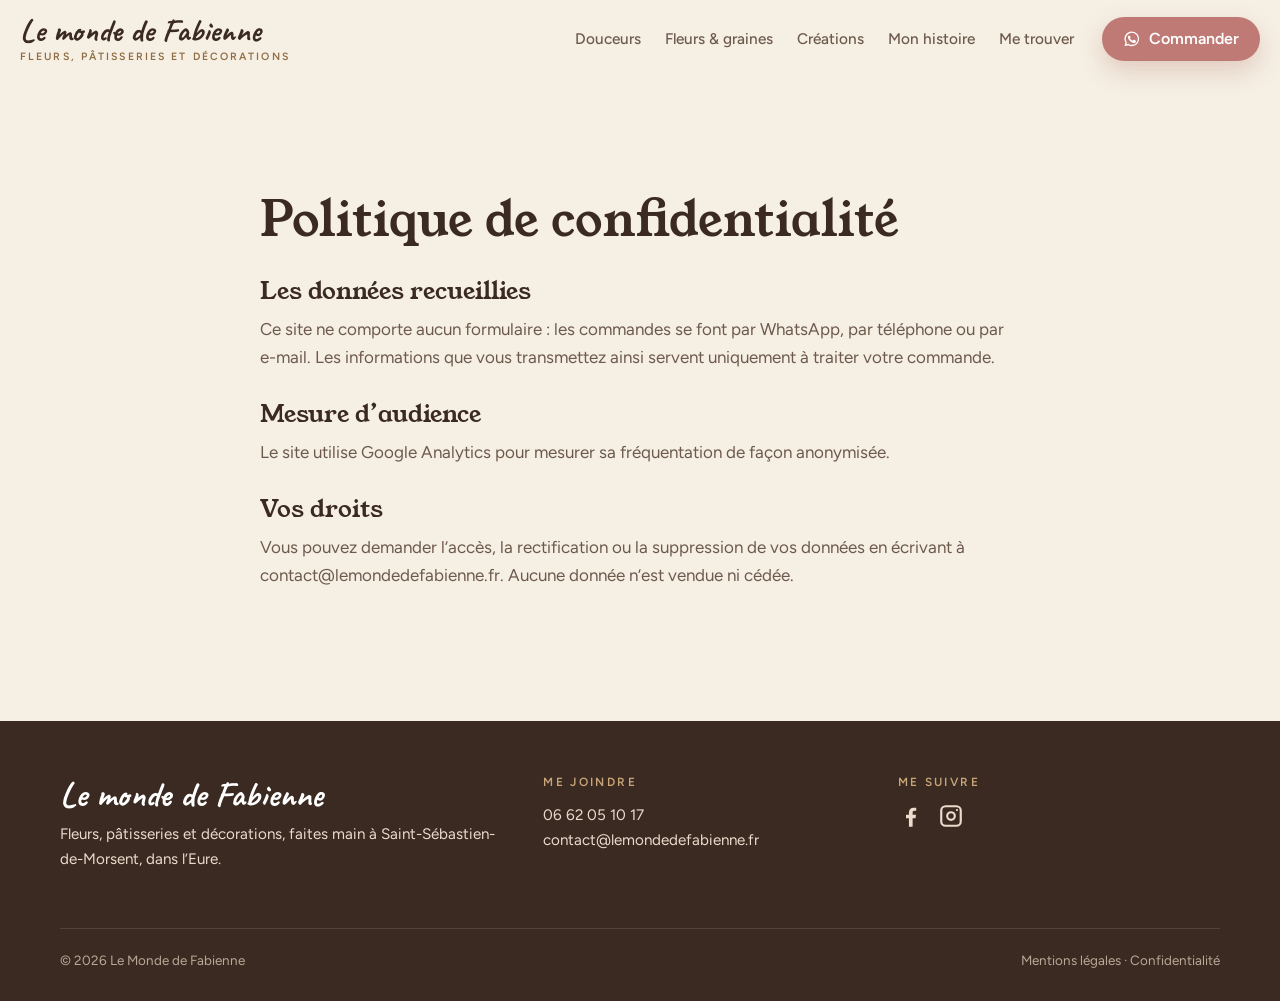
<file: confidentialite/index.html>
<!doctype html>
<html lang="fr">
<head>
<meta charset="utf-8">
<meta name="viewport" content="width=device-width,initial-scale=1">
<script>document.documentElement.classList.add('js')</script>
<title>Politique de confidentialité — Le Monde de Fabienne</title>
<meta name="description" content="Comment Le Monde de Fabienne traite les données transmises via son site.">
<meta name="robots" content="noindex,nofollow">
<link rel="canonical" href="https://shigyn.github.io/Fabienne/confidentialite/">
<meta property="og:type" content="website">
<meta property="og:locale" content="fr_FR">
<meta property="og:site_name" content="Le Monde de Fabienne">
<meta property="og:title" content="Politique de confidentialité — Le Monde de Fabienne">
<meta property="og:description" content="Comment Le Monde de Fabienne traite les données transmises via son site.">
<meta property="og:image" content="https://shigyn.github.io/Fabienne/photos/partage.jpg">
<meta name="theme-color" content="#f6efe4">
<link rel="icon" href="data:image/svg+xml,%3Csvg xmlns='http://www.w3.org/2000/svg' viewBox='0 0 32 32'%3E%3Ccircle cx='16' cy='16' r='16' fill='%23c9837e'/%3E%3Ctext x='16' y='22' font-size='17' text-anchor='middle' fill='%23fbf7f0' font-family='Georgia'%3EF%3C/text%3E%3C/svg%3E">
<link rel="preconnect" href="https://fonts.googleapis.com">
<link rel="preconnect" href="https://fonts.gstatic.com" crossorigin>
<link href="https://fonts.googleapis.com/css2?family=Young+Serif&family=Figtree:wght@400;500;600;700&family=Caveat:wght@500;700&display=swap" rel="stylesheet">
<link rel="stylesheet" href="../assets/style.css?v=2">
<script type="application/ld+json">{"@context":"https://schema.org","@graph":[{"@type":"LocalBusiness","@id":"https://shigyn.github.io/Fabienne/#entreprise","name":"Le Monde de Fabienne","alternateName":"Le monde de Fabienne — fleurs, pâtisseries et décorations","description":"Douceurs faites maison (cakes, cookies, tartelettes, quiches), fleurs et graines récoltées au jardin, créations et décoration (torchons, rideaux sur mesure, meubles relookés), à Saint-Sébastien-de-Morsent dans l’Eure.","url":"https://shigyn.github.io/Fabienne/","image":"https://shigyn.github.io/Fabienne/photos/partage.jpg","telephone":"06 62 05 10 17","email":"contact@lemondedefabienne.fr","founder":{"@type":"Person","name":"Fabienne Kluth"},"foundingDate":"2026-06","address":{"@type":"PostalAddress","addressLocality":"Saint-Sébastien-de-Morsent","postalCode":"27180","addressRegion":"Normandie","addressCountry":"FR"},"areaServed":[{"@type":"Place","name":"Saint-Sébastien-de-Morsent"},{"@type":"Place","name":"Évreux"},{"@type":"Place","name":"Conches-en-Ouche"},{"@type":"Place","name":"Eure"}],"paymentAccepted":"Espèces, carte bancaire","sameAs":["https://www.facebook.com/p/Le-monde-de-Fabienne-61570727814528/","https://www.instagram.com/le_monde_de_fabienne/"],"makesOffer":[{"@type":"Offer","itemOffered":{"@type":"Product","name":"Pâtisseries et douceurs faites maison"}},{"@type":"Offer","itemOffered":{"@type":"Product","name":"Graines récoltées au jardin"}},{"@type":"Offer","itemOffered":{"@type":"Product","name":"Fleurs de saison"}},{"@type":"Offer","itemOffered":{"@type":"Product","name":"Rideaux sur mesure"}},{"@type":"Offer","itemOffered":{"@type":"Product","name":"Relooking de meubles"}}]}]}</script>
</head>
<body class="">
<a class="evitement" href="#contenu">Aller au contenu</a>

<header class="entete" data-entete>
  <div class="entete-in">
    <a class="marque" href="../" aria-label="Le Monde de Fabienne, accueil">
      <span class="marque-nom">Le monde de Fabienne</span>
      <span class="marque-devise">Fleurs, pâtisseries et décorations</span>
    </a>
    <nav class="nav" aria-label="Navigation principale">
      <a href="../#douceurs">Douceurs</a>
      <a href="../#fleurs">Fleurs & graines</a>
      <a href="../#creations">Créations</a>
      <a href="../#histoire">Mon histoire</a>
      <a href="../#me-trouver">Me trouver</a>
    </nav>
    <a class="bouton bouton-rose entete-cta" href="https://wa.me/33662051017?text=Bonjour%20Fabienne%2C%20je%20viens%20de%20votre%20site%20et%20je%20voudrais%20passer%20une%20commande%20%3A%20" target="_blank" rel="noopener"><svg viewBox="0 0 24 24" aria-hidden="true"><path d="M12 2a10 10 0 0 0-8.6 15.1L2 22l5-1.3A10 10 0 1 0 12 2zm0 18.2a8.2 8.2 0 0 1-4.2-1.2l-.3-.2-3 .8.8-2.9-.2-.3A8.2 8.2 0 1 1 12 20.2zm4.5-6.1c-.2-.1-1.5-.7-1.7-.8s-.4-.1-.6.1-.6.8-.8 1-.3.2-.5.1a6.7 6.7 0 0 1-3.3-2.9c-.3-.4.2-.4.7-1.3.1-.2 0-.3 0-.4l-.8-1.8c-.2-.5-.4-.4-.6-.4h-.5a1 1 0 0 0-.7.3 3 3 0 0 0-.9 2.2 5.2 5.2 0 0 0 1.1 2.8 11.8 11.8 0 0 0 4.6 4c1.7.7 2.4.8 3.2.7a2.8 2.8 0 0 0 1.8-1.3 2.3 2.3 0 0 0 .2-1.3c-.1-.1-.3-.2-.5-.3z"/></svg> Commander</a>
    <button class="burger" type="button" aria-expanded="false" aria-controls="menu-mobile" aria-label="Ouvrir le menu"><span></span><span></span></button>
  </div>
  <div class="menu-mobile" id="menu-mobile" hidden>
    <a href="../#douceurs">Douceurs</a>
    <a href="../#fleurs">Fleurs & graines</a>
    <a href="../#creations">Créations</a>
    <a href="../#histoire">Mon histoire</a>
    <a href="../#me-trouver">Me trouver</a>
    <a class="bouton bouton-rose" href="https://wa.me/33662051017?text=Bonjour%20Fabienne%2C%20je%20viens%20de%20votre%20site%20et%20je%20voudrais%20passer%20une%20commande%20%3A%20" target="_blank" rel="noopener"><svg viewBox="0 0 24 24" aria-hidden="true"><path d="M12 2a10 10 0 0 0-8.6 15.1L2 22l5-1.3A10 10 0 1 0 12 2zm0 18.2a8.2 8.2 0 0 1-4.2-1.2l-.3-.2-3 .8.8-2.9-.2-.3A8.2 8.2 0 1 1 12 20.2zm4.5-6.1c-.2-.1-1.5-.7-1.7-.8s-.4-.1-.6.1-.6.8-.8 1-.3.2-.5.1a6.7 6.7 0 0 1-3.3-2.9c-.3-.4.2-.4.7-1.3.1-.2 0-.3 0-.4l-.8-1.8c-.2-.5-.4-.4-.6-.4h-.5a1 1 0 0 0-.7.3 3 3 0 0 0-.9 2.2 5.2 5.2 0 0 0 1.1 2.8 11.8 11.8 0 0 0 4.6 4c1.7.7 2.4.8 3.2.7a2.8 2.8 0 0 0 1.8-1.3 2.3 2.3 0 0 0 .2-1.3c-.1-.1-.3-.2-.5-.3z"/></svg> Commander sur WhatsApp</a>
    <a class="bouton bouton-ligne" href="tel:+33662051017"><svg viewBox="0 0 24 24" aria-hidden="true"><path d="M6.6 10.8a15.1 15.1 0 0 0 6.6 6.6l2.2-2.2a1 1 0 0 1 1-.25 11.4 11.4 0 0 0 3.6.57 1 1 0 0 1 1 1V20a1 1 0 0 1-1 1A17 17 0 0 1 3 4a1 1 0 0 1 1-1h3.5a1 1 0 0 1 1 1c0 1.25.2 2.45.57 3.6a1 1 0 0 1-.25 1z"/></svg> 06 62 05 10 17</a>
  </div>
</header>

<main id="contenu">

<section class="section"><div class="cadre etroit texte-riche">
  <h1>Politique de confidentialité</h1>
  <h2>Les données recueillies</h2><p>Ce site ne comporte aucun formulaire : les commandes se font par WhatsApp, par téléphone ou par e-mail. Les informations que vous transmettez ainsi servent uniquement à traiter votre commande.</p>
  <h2>Mesure d’audience</h2><p>Le site utilise Google Analytics pour mesurer sa fréquentation de façon anonymisée.</p>
  <h2>Vos droits</h2><p>Vous pouvez demander l’accès, la rectification ou la suppression de vos données en écrivant à contact@lemondedefabienne.fr. Aucune donnée n’est vendue ni cédée.</p>
</div></section>
</main>

<footer class="pied">
  <div class="cadre pied-haut">
    <div>
      <p class="pied-nom">Le monde de Fabienne</p>
      <p>Fleurs, pâtisseries et décorations, faites main à Saint-Sébastien-de-Morsent, dans l’Eure.</p>
    </div>
    <div>
      <h2 class="pied-titre">Me joindre</h2>
      <p><a href="tel:+33662051017">06 62 05 10 17</a><br><a href="mailto:contact@lemondedefabienne.fr">contact@lemondedefabienne.fr</a></p>
    </div>
    <div>
      <h2 class="pied-titre">Me suivre</h2>
      <p class="pied-reseaux"><a href="https://www.facebook.com/p/Le-monde-de-Fabienne-61570727814528/" target="_blank" rel="noopener" aria-label="Facebook"><svg viewBox="0 0 24 24" aria-hidden="true"><path d="M13.5 22v-8h2.7l.4-3.2h-3.1V8.8c0-.9.3-1.6 1.6-1.6h1.7V4.4c-.3 0-1.3-.1-2.5-.1-2.5 0-4.2 1.5-4.2 4.3v2.3H7.4V14h2.7v8z"/></svg></a><a href="https://www.instagram.com/le_monde_de_fabienne/" target="_blank" rel="noopener" aria-label="Instagram"><svg viewBox="0 0 24 24" aria-hidden="true"><path d="M7 2h10a5 5 0 0 1 5 5v10a5 5 0 0 1-5 5H7a5 5 0 0 1-5-5V7a5 5 0 0 1 5-5zm0 2a3 3 0 0 0-3 3v10a3 3 0 0 0 3 3h10a3 3 0 0 0 3-3V7a3 3 0 0 0-3-3zm5 3.5a4.5 4.5 0 1 1 0 9 4.5 4.5 0 0 1 0-9zm0 2a2.5 2.5 0 1 0 0 5 2.5 2.5 0 0 0 0-5zM17.5 5.5a1 1 0 1 1 0 2 1 1 0 0 1 0-2z"/></svg></a></p>
    </div>
  </div>
  <div class="cadre pied-bas">
    <span>© 2026 Le Monde de Fabienne</span>
    <span><a href="../mentions-legales/">Mentions légales</a> · <a href="../confidentialite/">Confidentialité</a></span>
  </div>
</footer>

<button class="epingle" type="button" data-ouvrir-agenda data-fin="2026-10-25" aria-haspopup="dialog">
  <span class="epingle-date"><b>25</b><small>oct.</small></span>
  <span class="epingle-texte"><small>Où me trouver prochainement</small><b>Conches-en-Ouche</b><b class="epingle-court">Où me trouver ?</b></span>
</button>
<dialog class="fenetre" data-agenda aria-label="Où me trouver prochainement">
  <button class="fenetre-fermer" type="button" data-fermer-agenda aria-label="Fermer">×</button>
  <div class="agenda agenda-fenetre">
      <p class="agenda-eti">Prochain rendez-vous</p>
      <p class="agenda-date"><b>25</b><span>octobre 2026</span></p>
      <h3>Fête de la pomme, du cidre et du fromage</h3>
      <p class="agenda-lieu"><svg viewBox="0 0 24 24" aria-hidden="true"><path d="M12 2a7 7 0 0 0-7 7c0 5.2 7 13 7 13s7-7.8 7-13a7 7 0 0 0-7-7zm0 9.5A2.5 2.5 0 1 1 12 6.5a2.5 2.5 0 0 1 0 5z"/></svg> Conches-en-Ouche</p>
      <p>Douceurs salées (tartes, quiches, cakes salés) et sucrées (cookies, madeleines, cakes aux saveurs d’automne), à accompagner d’un chocolat chaud à l’ancienne.</p>
      <figure class="agenda-photo"><img src="../photos/stand-chocolat-chaud-800.webp" srcset="../photos/stand-chocolat-chaud-800.webp 800w, ../photos/stand-chocolat-chaud-1600.webp 1536w" sizes="(min-width: 900px) 24vw, 80vw" alt="Le stand et sa machine à chocolat chaud" width="1536" height="2048" loading="lazy" decoding="async"></figure>
    <div class="actions"><a class="bouton bouton-rose" href="https://wa.me/33662051017?text=Bonjour%20Fabienne%2C%20je%20viens%20de%20votre%20site%20et%20je%20voudrais%20passer%20une%20commande%20%3A%20" target="_blank" rel="noopener"><svg viewBox="0 0 24 24" aria-hidden="true"><path d="M12 2a10 10 0 0 0-8.6 15.1L2 22l5-1.3A10 10 0 1 0 12 2zm0 18.2a8.2 8.2 0 0 1-4.2-1.2l-.3-.2-3 .8.8-2.9-.2-.3A8.2 8.2 0 1 1 12 20.2zm4.5-6.1c-.2-.1-1.5-.7-1.7-.8s-.4-.1-.6.1-.6.8-.8 1-.3.2-.5.1a6.7 6.7 0 0 1-3.3-2.9c-.3-.4.2-.4.7-1.3.1-.2 0-.3 0-.4l-.8-1.8c-.2-.5-.4-.4-.6-.4h-.5a1 1 0 0 0-.7.3 3 3 0 0 0-.9 2.2 5.2 5.2 0 0 0 1.1 2.8 11.8 11.8 0 0 0 4.6 4c1.7.7 2.4.8 3.2.7a2.8 2.8 0 0 0 1.8-1.3 2.3 2.3 0 0 0 .2-1.3c-.1-.1-.3-.2-.5-.3z"/></svg> Réserver mes douceurs</a></div>
    <p class="fenetre-suite">Les autres dates sont annoncées sur <a href="https://www.facebook.com/p/Le-monde-de-Fabienne-61570727814528/" target="_blank" rel="noopener">Facebook</a> et <a href="https://www.instagram.com/le_monde_de_fabienne/" target="_blank" rel="noopener">Instagram</a>.</p>
  </div>
</dialog>
<a class="flottant" href="https://wa.me/33662051017?text=Bonjour%20Fabienne%2C%20je%20viens%20de%20votre%20site%20et%20je%20voudrais%20passer%20une%20commande%20%3A%20" target="_blank" rel="noopener" aria-label="Commander sur WhatsApp"><svg viewBox="0 0 24 24" aria-hidden="true"><path d="M12 2a10 10 0 0 0-8.6 15.1L2 22l5-1.3A10 10 0 1 0 12 2zm0 18.2a8.2 8.2 0 0 1-4.2-1.2l-.3-.2-3 .8.8-2.9-.2-.3A8.2 8.2 0 1 1 12 20.2zm4.5-6.1c-.2-.1-1.5-.7-1.7-.8s-.4-.1-.6.1-.6.8-.8 1-.3.2-.5.1a6.7 6.7 0 0 1-3.3-2.9c-.3-.4.2-.4.7-1.3.1-.2 0-.3 0-.4l-.8-1.8c-.2-.5-.4-.4-.6-.4h-.5a1 1 0 0 0-.7.3 3 3 0 0 0-.9 2.2 5.2 5.2 0 0 0 1.1 2.8 11.8 11.8 0 0 0 4.6 4c1.7.7 2.4.8 3.2.7a2.8 2.8 0 0 0 1.8-1.3 2.3 2.3 0 0 0 .2-1.3c-.1-.1-.3-.2-.5-.3z"/></svg><span>Commander</span></a>

<script>
  window.LOCWEB_CONFIG = {
    supabaseUrl: 'https://ibqawtgnucakzdldnitj.supabase.co',
    supabaseAnonKey: 'sb_publishable_rpLrUo4Cqnfl8zSohDqO0A_Q5Vkj2Hk',
    clientId: '',
    ga4Id: ''
  };
</script>
<script src="../mesure.js" defer></script>
<script src="../assets/site.js?v=2" defer></script>
</body>
</html>
</file>
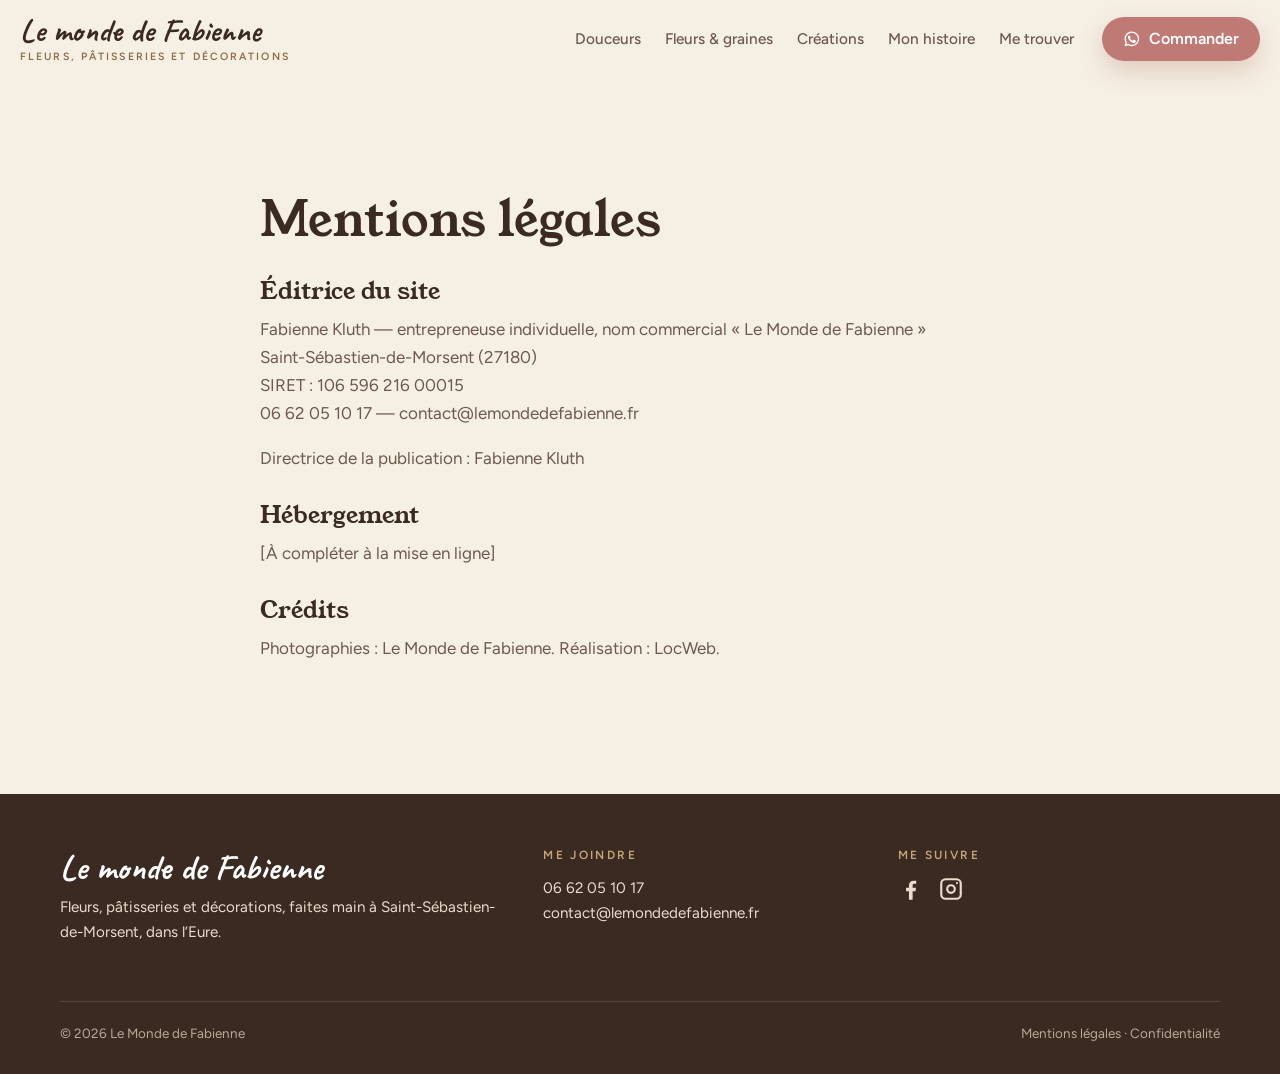
<file: mentions-legales/index.html>
<!doctype html>
<html lang="fr">
<head>
<meta charset="utf-8">
<meta name="viewport" content="width=device-width,initial-scale=1">
<script>document.documentElement.classList.add('js')</script>
<title>Mentions légales — Le Monde de Fabienne</title>
<meta name="description" content="Mentions légales du site Le Monde de Fabienne.">
<meta name="robots" content="noindex,nofollow">
<link rel="canonical" href="https://shigyn.github.io/Fabienne/mentions-legales/">
<meta property="og:type" content="website">
<meta property="og:locale" content="fr_FR">
<meta property="og:site_name" content="Le Monde de Fabienne">
<meta property="og:title" content="Mentions légales — Le Monde de Fabienne">
<meta property="og:description" content="Mentions légales du site Le Monde de Fabienne.">
<meta property="og:image" content="https://shigyn.github.io/Fabienne/photos/partage.jpg">
<meta name="theme-color" content="#f6efe4">
<link rel="icon" href="data:image/svg+xml,%3Csvg xmlns='http://www.w3.org/2000/svg' viewBox='0 0 32 32'%3E%3Ccircle cx='16' cy='16' r='16' fill='%23c9837e'/%3E%3Ctext x='16' y='22' font-size='17' text-anchor='middle' fill='%23fbf7f0' font-family='Georgia'%3EF%3C/text%3E%3C/svg%3E">
<link rel="preconnect" href="https://fonts.googleapis.com">
<link rel="preconnect" href="https://fonts.gstatic.com" crossorigin>
<link href="https://fonts.googleapis.com/css2?family=Young+Serif&family=Figtree:wght@400;500;600;700&family=Caveat:wght@500;700&display=swap" rel="stylesheet">
<link rel="stylesheet" href="../assets/style.css?v=2">
<script type="application/ld+json">{"@context":"https://schema.org","@graph":[{"@type":"LocalBusiness","@id":"https://shigyn.github.io/Fabienne/#entreprise","name":"Le Monde de Fabienne","alternateName":"Le monde de Fabienne — fleurs, pâtisseries et décorations","description":"Douceurs faites maison (cakes, cookies, tartelettes, quiches), fleurs et graines récoltées au jardin, créations et décoration (torchons, rideaux sur mesure, meubles relookés), à Saint-Sébastien-de-Morsent dans l’Eure.","url":"https://shigyn.github.io/Fabienne/","image":"https://shigyn.github.io/Fabienne/photos/partage.jpg","telephone":"06 62 05 10 17","email":"contact@lemondedefabienne.fr","founder":{"@type":"Person","name":"Fabienne Kluth"},"foundingDate":"2026-06","address":{"@type":"PostalAddress","addressLocality":"Saint-Sébastien-de-Morsent","postalCode":"27180","addressRegion":"Normandie","addressCountry":"FR"},"areaServed":[{"@type":"Place","name":"Saint-Sébastien-de-Morsent"},{"@type":"Place","name":"Évreux"},{"@type":"Place","name":"Conches-en-Ouche"},{"@type":"Place","name":"Eure"}],"paymentAccepted":"Espèces, carte bancaire","sameAs":["https://www.facebook.com/p/Le-monde-de-Fabienne-61570727814528/","https://www.instagram.com/le_monde_de_fabienne/"],"makesOffer":[{"@type":"Offer","itemOffered":{"@type":"Product","name":"Pâtisseries et douceurs faites maison"}},{"@type":"Offer","itemOffered":{"@type":"Product","name":"Graines récoltées au jardin"}},{"@type":"Offer","itemOffered":{"@type":"Product","name":"Fleurs de saison"}},{"@type":"Offer","itemOffered":{"@type":"Product","name":"Rideaux sur mesure"}},{"@type":"Offer","itemOffered":{"@type":"Product","name":"Relooking de meubles"}}]}]}</script>
</head>
<body class="">
<a class="evitement" href="#contenu">Aller au contenu</a>

<header class="entete" data-entete>
  <div class="entete-in">
    <a class="marque" href="../" aria-label="Le Monde de Fabienne, accueil">
      <span class="marque-nom">Le monde de Fabienne</span>
      <span class="marque-devise">Fleurs, pâtisseries et décorations</span>
    </a>
    <nav class="nav" aria-label="Navigation principale">
      <a href="../#douceurs">Douceurs</a>
      <a href="../#fleurs">Fleurs & graines</a>
      <a href="../#creations">Créations</a>
      <a href="../#histoire">Mon histoire</a>
      <a href="../#me-trouver">Me trouver</a>
    </nav>
    <a class="bouton bouton-rose entete-cta" href="https://wa.me/33662051017?text=Bonjour%20Fabienne%2C%20je%20viens%20de%20votre%20site%20et%20je%20voudrais%20passer%20une%20commande%20%3A%20" target="_blank" rel="noopener"><svg viewBox="0 0 24 24" aria-hidden="true"><path d="M12 2a10 10 0 0 0-8.6 15.1L2 22l5-1.3A10 10 0 1 0 12 2zm0 18.2a8.2 8.2 0 0 1-4.2-1.2l-.3-.2-3 .8.8-2.9-.2-.3A8.2 8.2 0 1 1 12 20.2zm4.5-6.1c-.2-.1-1.5-.7-1.7-.8s-.4-.1-.6.1-.6.8-.8 1-.3.2-.5.1a6.7 6.7 0 0 1-3.3-2.9c-.3-.4.2-.4.7-1.3.1-.2 0-.3 0-.4l-.8-1.8c-.2-.5-.4-.4-.6-.4h-.5a1 1 0 0 0-.7.3 3 3 0 0 0-.9 2.2 5.2 5.2 0 0 0 1.1 2.8 11.8 11.8 0 0 0 4.6 4c1.7.7 2.4.8 3.2.7a2.8 2.8 0 0 0 1.8-1.3 2.3 2.3 0 0 0 .2-1.3c-.1-.1-.3-.2-.5-.3z"/></svg> Commander</a>
    <button class="burger" type="button" aria-expanded="false" aria-controls="menu-mobile" aria-label="Ouvrir le menu"><span></span><span></span></button>
  </div>
  <div class="menu-mobile" id="menu-mobile" hidden>
    <a href="../#douceurs">Douceurs</a>
    <a href="../#fleurs">Fleurs & graines</a>
    <a href="../#creations">Créations</a>
    <a href="../#histoire">Mon histoire</a>
    <a href="../#me-trouver">Me trouver</a>
    <a class="bouton bouton-rose" href="https://wa.me/33662051017?text=Bonjour%20Fabienne%2C%20je%20viens%20de%20votre%20site%20et%20je%20voudrais%20passer%20une%20commande%20%3A%20" target="_blank" rel="noopener"><svg viewBox="0 0 24 24" aria-hidden="true"><path d="M12 2a10 10 0 0 0-8.6 15.1L2 22l5-1.3A10 10 0 1 0 12 2zm0 18.2a8.2 8.2 0 0 1-4.2-1.2l-.3-.2-3 .8.8-2.9-.2-.3A8.2 8.2 0 1 1 12 20.2zm4.5-6.1c-.2-.1-1.5-.7-1.7-.8s-.4-.1-.6.1-.6.8-.8 1-.3.2-.5.1a6.7 6.7 0 0 1-3.3-2.9c-.3-.4.2-.4.7-1.3.1-.2 0-.3 0-.4l-.8-1.8c-.2-.5-.4-.4-.6-.4h-.5a1 1 0 0 0-.7.3 3 3 0 0 0-.9 2.2 5.2 5.2 0 0 0 1.1 2.8 11.8 11.8 0 0 0 4.6 4c1.7.7 2.4.8 3.2.7a2.8 2.8 0 0 0 1.8-1.3 2.3 2.3 0 0 0 .2-1.3c-.1-.1-.3-.2-.5-.3z"/></svg> Commander sur WhatsApp</a>
    <a class="bouton bouton-ligne" href="tel:+33662051017"><svg viewBox="0 0 24 24" aria-hidden="true"><path d="M6.6 10.8a15.1 15.1 0 0 0 6.6 6.6l2.2-2.2a1 1 0 0 1 1-.25 11.4 11.4 0 0 0 3.6.57 1 1 0 0 1 1 1V20a1 1 0 0 1-1 1A17 17 0 0 1 3 4a1 1 0 0 1 1-1h3.5a1 1 0 0 1 1 1c0 1.25.2 2.45.57 3.6a1 1 0 0 1-.25 1z"/></svg> 06 62 05 10 17</a>
  </div>
</header>

<main id="contenu">

<section class="section"><div class="cadre etroit texte-riche">
  <h1>Mentions légales</h1>
  <h2>Éditrice du site</h2>
  <p>Fabienne Kluth — entrepreneuse individuelle, nom commercial « Le Monde de Fabienne »<br>Saint-Sébastien-de-Morsent (27180)<br>SIRET : 106 596 216 00015<br>06 62 05 10 17 — contact@lemondedefabienne.fr</p>
  <p>Directrice de la publication : Fabienne Kluth</p>
  <h2>Hébergement</h2><p>[À compléter à la mise en ligne]</p>
  <h2>Crédits</h2><p>Photographies : Le Monde de Fabienne. Réalisation : LocWeb.</p>
</div></section>
</main>

<footer class="pied">
  <div class="cadre pied-haut">
    <div>
      <p class="pied-nom">Le monde de Fabienne</p>
      <p>Fleurs, pâtisseries et décorations, faites main à Saint-Sébastien-de-Morsent, dans l’Eure.</p>
    </div>
    <div>
      <h2 class="pied-titre">Me joindre</h2>
      <p><a href="tel:+33662051017">06 62 05 10 17</a><br><a href="mailto:contact@lemondedefabienne.fr">contact@lemondedefabienne.fr</a></p>
    </div>
    <div>
      <h2 class="pied-titre">Me suivre</h2>
      <p class="pied-reseaux"><a href="https://www.facebook.com/p/Le-monde-de-Fabienne-61570727814528/" target="_blank" rel="noopener" aria-label="Facebook"><svg viewBox="0 0 24 24" aria-hidden="true"><path d="M13.5 22v-8h2.7l.4-3.2h-3.1V8.8c0-.9.3-1.6 1.6-1.6h1.7V4.4c-.3 0-1.3-.1-2.5-.1-2.5 0-4.2 1.5-4.2 4.3v2.3H7.4V14h2.7v8z"/></svg></a><a href="https://www.instagram.com/le_monde_de_fabienne/" target="_blank" rel="noopener" aria-label="Instagram"><svg viewBox="0 0 24 24" aria-hidden="true"><path d="M7 2h10a5 5 0 0 1 5 5v10a5 5 0 0 1-5 5H7a5 5 0 0 1-5-5V7a5 5 0 0 1 5-5zm0 2a3 3 0 0 0-3 3v10a3 3 0 0 0 3 3h10a3 3 0 0 0 3-3V7a3 3 0 0 0-3-3zm5 3.5a4.5 4.5 0 1 1 0 9 4.5 4.5 0 0 1 0-9zm0 2a2.5 2.5 0 1 0 0 5 2.5 2.5 0 0 0 0-5zM17.5 5.5a1 1 0 1 1 0 2 1 1 0 0 1 0-2z"/></svg></a></p>
    </div>
  </div>
  <div class="cadre pied-bas">
    <span>© 2026 Le Monde de Fabienne</span>
    <span><a href="../mentions-legales/">Mentions légales</a> · <a href="../confidentialite/">Confidentialité</a></span>
  </div>
</footer>

<button class="epingle" type="button" data-ouvrir-agenda data-fin="2026-10-25" aria-haspopup="dialog">
  <span class="epingle-date"><b>25</b><small>oct.</small></span>
  <span class="epingle-texte"><small>Où me trouver prochainement</small><b>Conches-en-Ouche</b><b class="epingle-court">Où me trouver ?</b></span>
</button>
<dialog class="fenetre" data-agenda aria-label="Où me trouver prochainement">
  <button class="fenetre-fermer" type="button" data-fermer-agenda aria-label="Fermer">×</button>
  <div class="agenda agenda-fenetre">
      <p class="agenda-eti">Prochain rendez-vous</p>
      <p class="agenda-date"><b>25</b><span>octobre 2026</span></p>
      <h3>Fête de la pomme, du cidre et du fromage</h3>
      <p class="agenda-lieu"><svg viewBox="0 0 24 24" aria-hidden="true"><path d="M12 2a7 7 0 0 0-7 7c0 5.2 7 13 7 13s7-7.8 7-13a7 7 0 0 0-7-7zm0 9.5A2.5 2.5 0 1 1 12 6.5a2.5 2.5 0 0 1 0 5z"/></svg> Conches-en-Ouche</p>
      <p>Douceurs salées (tartes, quiches, cakes salés) et sucrées (cookies, madeleines, cakes aux saveurs d’automne), à accompagner d’un chocolat chaud à l’ancienne.</p>
      <figure class="agenda-photo"><img src="../photos/stand-chocolat-chaud-800.webp" srcset="../photos/stand-chocolat-chaud-800.webp 800w, ../photos/stand-chocolat-chaud-1600.webp 1536w" sizes="(min-width: 900px) 24vw, 80vw" alt="Le stand et sa machine à chocolat chaud" width="1536" height="2048" loading="lazy" decoding="async"></figure>
    <div class="actions"><a class="bouton bouton-rose" href="https://wa.me/33662051017?text=Bonjour%20Fabienne%2C%20je%20viens%20de%20votre%20site%20et%20je%20voudrais%20passer%20une%20commande%20%3A%20" target="_blank" rel="noopener"><svg viewBox="0 0 24 24" aria-hidden="true"><path d="M12 2a10 10 0 0 0-8.6 15.1L2 22l5-1.3A10 10 0 1 0 12 2zm0 18.2a8.2 8.2 0 0 1-4.2-1.2l-.3-.2-3 .8.8-2.9-.2-.3A8.2 8.2 0 1 1 12 20.2zm4.5-6.1c-.2-.1-1.5-.7-1.7-.8s-.4-.1-.6.1-.6.8-.8 1-.3.2-.5.1a6.7 6.7 0 0 1-3.3-2.9c-.3-.4.2-.4.7-1.3.1-.2 0-.3 0-.4l-.8-1.8c-.2-.5-.4-.4-.6-.4h-.5a1 1 0 0 0-.7.3 3 3 0 0 0-.9 2.2 5.2 5.2 0 0 0 1.1 2.8 11.8 11.8 0 0 0 4.6 4c1.7.7 2.4.8 3.2.7a2.8 2.8 0 0 0 1.8-1.3 2.3 2.3 0 0 0 .2-1.3c-.1-.1-.3-.2-.5-.3z"/></svg> Réserver mes douceurs</a></div>
    <p class="fenetre-suite">Les autres dates sont annoncées sur <a href="https://www.facebook.com/p/Le-monde-de-Fabienne-61570727814528/" target="_blank" rel="noopener">Facebook</a> et <a href="https://www.instagram.com/le_monde_de_fabienne/" target="_blank" rel="noopener">Instagram</a>.</p>
  </div>
</dialog>
<a class="flottant" href="https://wa.me/33662051017?text=Bonjour%20Fabienne%2C%20je%20viens%20de%20votre%20site%20et%20je%20voudrais%20passer%20une%20commande%20%3A%20" target="_blank" rel="noopener" aria-label="Commander sur WhatsApp"><svg viewBox="0 0 24 24" aria-hidden="true"><path d="M12 2a10 10 0 0 0-8.6 15.1L2 22l5-1.3A10 10 0 1 0 12 2zm0 18.2a8.2 8.2 0 0 1-4.2-1.2l-.3-.2-3 .8.8-2.9-.2-.3A8.2 8.2 0 1 1 12 20.2zm4.5-6.1c-.2-.1-1.5-.7-1.7-.8s-.4-.1-.6.1-.6.8-.8 1-.3.2-.5.1a6.7 6.7 0 0 1-3.3-2.9c-.3-.4.2-.4.7-1.3.1-.2 0-.3 0-.4l-.8-1.8c-.2-.5-.4-.4-.6-.4h-.5a1 1 0 0 0-.7.3 3 3 0 0 0-.9 2.2 5.2 5.2 0 0 0 1.1 2.8 11.8 11.8 0 0 0 4.6 4c1.7.7 2.4.8 3.2.7a2.8 2.8 0 0 0 1.8-1.3 2.3 2.3 0 0 0 .2-1.3c-.1-.1-.3-.2-.5-.3z"/></svg><span>Commander</span></a>

<script>
  window.LOCWEB_CONFIG = {
    supabaseUrl: 'https://ibqawtgnucakzdldnitj.supabase.co',
    supabaseAnonKey: 'sb_publishable_rpLrUo4Cqnfl8zSohDqO0A_Q5Vkj2Hk',
    clientId: '',
    ga4Id: ''
  };
</script>
<script src="../mesure.js" defer></script>
<script src="../assets/site.js?v=2" defer></script>
</body>
</html>
</file>
<file: assets/style.css>
/* ===================================================================
   Le Monde de Fabienne — LocWeb, 2026-10-14
   Son monde : du lin, du papier kraft (ses sachets de graines), du vieux
   rose (ses tissus fleuris), du vert sauge (le jardin), et l'ecriture a
   la main de ses ardoises. Reference de ton : Notion / Airbnb (surfaces
   douces, chaleur, photo au centre). Un seul theme, clair et chaleureux.
   =================================================================== */
:root {
  --lin: #f6efe4;
  --papier: #fbf7f0;
  --kraft: #c8a679;
  --kraft-fonce: #8f6c43;
  --rose: #c07a75;
  --rose-fonce: #a35f5a;
  --rose-pale: #f2dcd6;
  --sauge: #6f8160;
  --sauge-pale: #e4e9da;
  --encre: #3a2a22;
  --doux: #6d5a4d;
  --ligne: rgba(58, 42, 34, .12);
  --titre: 'Young Serif', Georgia, serif;
  --texte: 'Figtree', system-ui, -apple-system, 'Segoe UI', sans-serif;
  --main: 'Caveat', 'Segoe Script', cursive;
  --r: 16px;
  --ombre: 0 18px 44px rgba(84, 56, 36, .14);
  color-scheme: light;
}
*, *::before, *::after { box-sizing: border-box; }
html { scroll-behavior: smooth; scroll-padding-top: 90px; -webkit-text-size-adjust: 100%; }
body { margin: 0; background: var(--lin); color: var(--encre); font: 400 17px/1.65 var(--texte); -webkit-font-smoothing: antialiased; overflow-x: hidden; }
img { max-width: 100%; display: block; }
a { color: inherit; }
svg { width: 1em; height: 1em; fill: currentColor; flex: none; }
h1, h2, h3 { font-family: var(--titre); font-weight: 400; line-height: 1.12; margin: 0; text-wrap: balance; }
h2 { font-size: clamp(2rem, 1.4rem + 2.2vw, 3rem); margin-bottom: 18px; }
h2 em, h1 em { font-style: normal; color: var(--rose); }
h3 { font-size: 1.3rem; }
p { margin: 0 0 1em; }
.evitement { position: absolute; left: -999px; top: 8px; background: var(--encre); color: #fff; padding: 8px 14px; border-radius: 8px; z-index: 100; }
.evitement:focus { left: 8px; }
:focus-visible { outline: 2px solid var(--rose); outline-offset: 3px; border-radius: 6px; }
.cadre { width: min(1160px, 100% - 32px); margin-inline: auto; }
.etroit { width: min(760px, 100% - 32px); }
.surtitre { display: inline-flex; align-items: center; gap: 10px; font: 600 .78rem/1 var(--texte); letter-spacing: .2em; text-transform: uppercase; color: var(--sauge); margin-bottom: 16px; }
.surtitre .brin { width: 54px; height: 18px; color: var(--kraft); }
.chapo { color: var(--doux); font-size: 1.1rem; max-width: 38em; }
.main { font: 700 1.7rem/1 var(--main); color: var(--rose); margin: 26px 0 0; transform: rotate(-3deg); transform-origin: left; }

/* ---------- boutons ---------- */
.bouton { display: inline-flex; align-items: center; justify-content: center; gap: .55em; min-height: 52px; padding: 0 26px; border-radius: 999px; font: 600 1rem/1 var(--texte); text-decoration: none; border: 1.5px solid transparent; cursor: pointer; transition: transform .2s, background .2s, color .2s, border-color .2s; }
.bouton svg { width: 1.1em; height: 1.1em; }
.bouton-rose { background: var(--rose); color: #fff; box-shadow: 0 10px 24px rgba(160, 90, 85, .25); }
.bouton-rose:hover { background: var(--rose-fonce); transform: translateY(-2px); }
.bouton-ligne { border-color: rgba(58, 42, 34, .25); background: rgba(255, 255, 255, .4); }
.bouton-ligne:hover { border-color: var(--encre); }
.actions { display: flex; flex-wrap: wrap; gap: 12px; }
.lien-fleche { display: inline-flex; align-items: center; gap: .45em; color: var(--rose-fonce); font-weight: 600; text-decoration: none; }
.lien-fleche svg { transition: transform .2s; }
.lien-fleche:hover svg { transform: translateX(4px); }

/* ---------- en-tete ---------- */
.entete { position: sticky; top: 0; z-index: 40; background: rgba(246, 239, 228, .88); backdrop-filter: blur(12px); -webkit-backdrop-filter: blur(12px); border-bottom: 1px solid transparent; transition: border-color .3s; }
.entete[data-ombre] { border-color: var(--ligne); }
.entete-in { width: min(1240px, 100% - 32px); margin: auto; display: flex; align-items: center; gap: 28px; height: 78px; }
.marque { text-decoration: none; display: grid; line-height: 1; }
.marque-nom { font: 700 2rem/1 var(--main); color: var(--encre); }
.marque-devise { font: 600 .66rem/1 var(--texte); letter-spacing: .2em; text-transform: uppercase; color: var(--kraft-fonce); margin-top: 5px; }
.nav { display: flex; gap: 24px; margin-left: auto; }
.nav a { text-decoration: none; color: var(--doux); font-weight: 500; font-size: .96rem; border-bottom: 1.5px solid transparent; padding: 6px 0; }
.nav a:hover { color: var(--encre); border-color: var(--rose); }
.entete-cta { min-height: 44px; padding: 0 20px; }
.burger { display: none; margin-left: auto; width: 46px; height: 46px; border: 1px solid var(--ligne); background: var(--papier); border-radius: 12px; cursor: pointer; flex-direction: column; justify-content: center; align-items: center; gap: 6px; }
.burger span { width: 20px; height: 2px; background: var(--encre); border-radius: 2px; transition: transform .25s; }
.burger[aria-expanded="true"] span:first-child { transform: translateY(4px) rotate(45deg); }
.burger[aria-expanded="true"] span:last-child { transform: translateY(-4px) rotate(-45deg); }
.menu-mobile { display: grid; gap: 2px; padding: 8px 16px 22px; border-top: 1px solid var(--ligne); }
.menu-mobile[hidden] { display: none; }
.menu-mobile > a:not(.bouton) { padding: 13px 4px; text-decoration: none; font: 400 1.35rem/1.2 var(--titre); border-bottom: 1px solid var(--ligne); }
.menu-mobile .bouton { margin-top: 12px; }

/* ---------- hero ---------- */
.hero { position: relative; padding: clamp(36px, 6vw, 80px) 0 clamp(50px, 7vw, 100px); overflow: hidden; }
.hero::before { content: ''; position: absolute; width: 60vw; height: 60vw; right: -18vw; top: -22vw; border-radius: 50%; background: radial-gradient(closest-side, var(--rose-pale), transparent); opacity: .9; pointer-events: none; }
.hero::after { content: ''; position: absolute; width: 40vw; height: 40vw; left: -14vw; bottom: -20vw; border-radius: 50%; background: radial-gradient(closest-side, var(--sauge-pale), transparent); pointer-events: none; }
.hero-in { position: relative; z-index: 1; display: grid; grid-template-columns: 1fr 1.05fr; gap: clamp(30px, 5vw, 70px); align-items: center; }
.hero h1 { font-size: clamp(2.8rem, 1.5rem + 4.6vw, 5.4rem); letter-spacing: -.01em; line-height: 1.02; }
.hero h1 em { display: block; }
.hero-chapo { font-size: clamp(1.05rem, 1rem + .35vw, 1.22rem); color: var(--doux); max-width: 32em; margin: 22px 0 30px; }

.polaroid { margin: 0; background: #fffdf9; padding: 12px 12px 14px; box-shadow: var(--ombre); border-radius: 4px; position: relative; }
.polaroid-photo { display: block; overflow: hidden; aspect-ratio: 4 / 4.6; background: var(--sauge-pale); }
.polaroid-photo img { width: 100%; height: 100%; object-fit: cover; }
.polaroid figcaption { font: 700 1.35rem/1 var(--main); color: var(--doux); text-align: center; padding-top: 10px; }
.scotch { position: absolute; top: -12px; left: 50%; width: 92px; height: 26px; transform: translateX(-50%) rotate(-4deg); background: rgba(232, 196, 178, .75); box-shadow: 0 1px 2px rgba(0, 0, 0, .06); z-index: 2; }
.hero-collage { position: relative; aspect-ratio: 1 / 1.05; max-width: 600px; width: 100%; margin-left: auto; }
.hero-collage .p1 { position: absolute; width: 56%; left: 22%; top: 0; transform: rotate(-3deg); z-index: 2; }
.hero-collage .p2 { position: absolute; width: 36%; right: -3%; top: 50%; transform: rotate(5deg); z-index: 3; }
.hero-collage .p3 { position: absolute; width: 36%; left: -2%; top: 52%; transform: rotate(-7deg); z-index: 3; }
.hero-collage .p2 .scotch { background: rgba(196, 210, 182, .8); }
.hero-collage .p3 .scotch { background: rgba(214, 186, 140, .75); }

/* ---------- univers ---------- */
.univers-zone { margin-top: -20px; position: relative; z-index: 2; }
.univers { display: grid; grid-template-columns: repeat(3, 1fr); gap: 22px; }
.univers-carte { display: grid; grid-template-columns: 96px 1fr; gap: 16px; align-items: center; padding: 14px; background: var(--papier); border: 1px solid var(--ligne); border-radius: var(--r); text-decoration: none; transition: transform .25s, box-shadow .25s; }
.univers-carte:hover { transform: translateY(-3px); box-shadow: var(--ombre); }
.univers-photo { width: 96px; height: 96px; border-radius: 12px; overflow: hidden; }
.univers-photo img { width: 100%; height: 100%; object-fit: cover; }
.univers-texte b { display: block; font: 400 1.3rem/1.2 var(--titre); margin-bottom: 4px; }
.univers-texte span { color: var(--doux); font-size: .93rem; line-height: 1.45; display: block; }

/* ---------- sections ---------- */
.section { padding: clamp(70px, 9vw, 120px) 0; }
.section-sauge { background: var(--sauge-pale); }
.section-papier { background: var(--papier); border-block: 1px solid var(--ligne); }
.section-rose { background: var(--rose-pale); }
.tete-section { margin-bottom: clamp(32px, 4vw, 52px); max-width: 720px; }

.douceurs { display: grid; grid-template-columns: .9fr 1.1fr; gap: clamp(32px, 6vw, 80px); align-items: center; }
.douceurs-texte > p { color: var(--doux); }
.deux-listes { display: grid; grid-template-columns: 1fr 1fr; gap: 24px; margin: 26px 0; padding: 22px 24px; background: var(--papier); border-radius: var(--r); border: 1px solid var(--ligne); }
.deux-listes h3 { font-size: 1.15rem; margin-bottom: 8px; color: var(--rose-fonce); }
.deux-listes ul { margin: 0; padding: 0; list-style: none; display: grid; gap: 5px; }
.deux-listes li { padding-left: 18px; position: relative; }
.deux-listes li::before { content: ''; position: absolute; left: 0; top: .62em; width: 7px; height: 7px; border-radius: 50%; background: var(--kraft); }
.note-main b { color: var(--encre); }
.galerie-douceurs { display: grid; grid-template-columns: 1.2fr 1fr; grid-template-rows: 1fr 1fr; gap: 16px; height: clamp(440px, 46vw, 620px); }
.galerie-douceurs figure { margin: 0; border-radius: var(--r); overflow: hidden; box-shadow: var(--ombre); }
.galerie-douceurs img { width: 100%; height: 100%; object-fit: cover; transition: transform .8s cubic-bezier(.2, .7, .2, 1); }
.galerie-douceurs figure:hover img { transform: scale(1.05); }
.galerie-douceurs .g1 { grid-row: span 2; }
.galerie-douceurs .g4 { display: none; }

.fleurs { display: grid; grid-template-columns: 1fr 1fr; gap: clamp(32px, 6vw, 90px); align-items: center; }
.fleurs-photos { position: relative; min-height: 520px; }
.fleurs-photos .f1 { position: absolute; width: 70%; left: 0; top: 0; transform: rotate(-2deg); }
.fleurs-photos .f2 { position: absolute; width: 46%; right: 2%; bottom: 0; transform: rotate(4deg); }
.fleurs-photos .f2 .scotch { background: rgba(214, 186, 140, .75); }
.fleurs-texte > p { color: var(--doux); }
.ardoise { margin: 26px 0; padding: 26px 28px; background: #2f2f2c; color: #f4efe6; border-radius: 6px; border: 10px solid #c49a68; box-shadow: var(--ombre), inset 0 0 40px rgba(0, 0, 0, .35); transform: rotate(-1deg); }
.ardoise p { margin: 0; }
.ardoise-titre { font: 700 2rem/1.1 var(--main); }
.ardoise-prix { display: flex; flex-wrap: wrap; gap: 6px 28px; font: 700 1.75rem/1.2 var(--main); color: #ffe7c7; margin: 12px 0 !important; }
.ardoise-liste { font: 500 1.35rem/1.3 var(--main); opacity: .85; }

.creations { display: grid; grid-template-columns: repeat(3, 1fr); gap: 26px; }
.creation { background: var(--papier); border: 1px solid var(--ligne); border-radius: var(--r); padding: 14px 14px 22px; transition: transform .3s, box-shadow .3s; }
.creation:hover { transform: translateY(-4px); box-shadow: var(--ombre); }
.creation-photo { aspect-ratio: 1; border-radius: 12px; overflow: hidden; margin-bottom: 18px; }
.creation-photo img { width: 100%; height: 100%; object-fit: cover; }
.creation h3 { padding: 0 8px; margin-bottom: 8px; }
.creation p { padding: 0 8px; color: var(--doux); margin: 0; font-size: .98rem; }

.histoire { text-align: center; }
.histoire .surtitre { justify-content: center; }
.histoire p { color: var(--doux); font-size: 1.12rem; }
.histoire p b { color: var(--encre); }
.signature { font: 700 2.6rem/1 var(--main) !important; color: var(--rose) !important; margin-top: 18px !important; transform: rotate(-4deg); }

.trouver { display: grid; grid-template-columns: 1.1fr .9fr; gap: clamp(32px, 6vw, 80px); align-items: center; }
.trouver-texte > p { color: var(--doux); }
.trouver-texte a { color: var(--rose-fonce); }
.infos-stand { list-style: none; padding: 0; margin: 22px 0; display: grid; gap: 12px; }
.infos-stand li { display: flex; gap: 12px; align-items: flex-start; }
.infos-stand svg { width: 22px; height: 22px; color: var(--sauge); margin-top: 2px; }
.agenda { background: var(--papier); border-radius: 20px; padding: 28px; box-shadow: var(--ombre); border: 1px solid var(--ligne); position: relative; }
.agenda::before { content: ''; position: absolute; top: -10px; left: 30px; width: 80px; height: 24px; background: rgba(232, 196, 178, .8); transform: rotate(-5deg); }
.agenda-eti { font: 600 .74rem/1 var(--texte); letter-spacing: .2em; text-transform: uppercase; color: var(--sauge); }
.agenda-date { display: flex; align-items: baseline; gap: 10px; margin: 6px 0 8px; }
.agenda-date b { font: 400 4rem/1 var(--titre); color: var(--rose); }
.agenda-date span { font: 600 1.05rem/1 var(--texte); color: var(--doux); }
.agenda h3 { margin-bottom: 6px; }
.agenda-lieu { display: flex; gap: 6px; align-items: center; color: var(--kraft-fonce); font-weight: 600; }
.agenda > p:not(.agenda-eti):not(.agenda-date):not(.agenda-lieu) { color: var(--doux); font-size: .96rem; }
.agenda-photo { margin: 6px 0 0; border-radius: 12px; overflow: hidden; aspect-ratio: 16 / 10; }
.agenda-photo img { width: 100%; height: 100%; object-fit: cover; object-position: 50% 45%; }

.contact { display: grid; grid-template-columns: 1fr 1fr; gap: clamp(32px, 6vw, 80px); align-items: start; }
.contact-texte > p { color: var(--doux); }
.contact-tel { display: flex; align-items: center; gap: 14px; text-decoration: none; padding: 16px 18px; border-radius: var(--r); background: var(--papier); margin-top: 12px; border: 1px solid var(--ligne); transition: transform .2s; }
.contact-tel:hover { transform: translateX(4px); }
.contact-tel svg { width: 26px; height: 26px; color: var(--rose); }
.contact-tel small { display: block; color: var(--doux); font-size: .8rem; }
.contact-tel b { font-size: 1.12rem; word-break: break-all; }
.formulaire { background: var(--papier); border-radius: 20px; padding: clamp(22px, 3vw, 32px); box-shadow: var(--ombre); display: grid; gap: 14px; }
.formulaire h3 { font-size: 1.6rem; }
.formulaire label { display: grid; gap: 6px; }
.formulaire label span { font-size: .86rem; font-weight: 600; color: var(--doux); }
.formulaire input, .formulaire select, .formulaire textarea { width: 100%; padding: 13px 14px; border-radius: 12px; border: 1px solid rgba(58, 42, 34, .2); background: #fff; font: 400 1rem/1.3 var(--texte); color: var(--encre); }
.formulaire input:focus, .formulaire select:focus, .formulaire textarea:focus { outline: none; border-color: var(--rose); box-shadow: 0 0 0 3px rgba(192, 122, 117, .18); }
.note-form { margin: 0; padding: 12px 14px; border-radius: 12px; background: var(--sauge-pale); font-size: .92rem; }

.texte-riche h1 { font-size: clamp(2.2rem, 1.6rem + 2vw, 3rem); margin-bottom: 26px; }
.texte-riche h2 { font-size: 1.5rem; margin: 30px 0 10px; }
.texte-riche p { color: var(--doux); }

/* ---------- pied ---------- */
.pied { background: var(--encre); color: #e9dccd; padding: 56px 0 30px; font-size: .95rem; }
.pied a { text-decoration: none; }
.pied a:hover { color: #fff; }
.pied-haut { display: grid; grid-template-columns: 1.4fr 1fr 1fr; gap: 32px; }
.pied-nom { font: 700 2.2rem/1 var(--main); color: #fff; margin-bottom: 10px; }
.pied-titre { font: 600 .74rem/1 var(--texte); letter-spacing: .2em; text-transform: uppercase; color: var(--kraft); margin-bottom: 14px; }
.pied-reseaux { display: flex; gap: 14px; }
.pied-reseaux svg { width: 26px; height: 26px; }
.pied-bas { display: flex; justify-content: space-between; flex-wrap: wrap; gap: 10px; margin-top: 40px; padding-top: 20px; border-top: 1px solid rgba(255, 255, 255, .12); font-size: .84rem; color: #b9a896; }

.flottant { position: fixed; right: 18px; bottom: calc(18px + env(safe-area-inset-bottom)); z-index: 45; display: none; align-items: center; gap: 8px; padding: 14px 20px; border-radius: 999px; background: var(--rose); color: #fff; text-decoration: none; font-weight: 600; box-shadow: 0 12px 30px rgba(120, 60, 55, .35); }
.flottant svg { width: 20px; height: 20px; }

/* ---------- apparitions ---------- */
.js .reveler { opacity: 0; transform: translateY(20px); transition: opacity .8s cubic-bezier(.2, .7, .2, 1), transform .8s cubic-bezier(.2, .7, .2, 1); }
.js .reveler.vu { opacity: 1; transform: none; }
.js .hero-anim { opacity: 0; animation: entree .9s cubic-bezier(.2, .7, .2, 1) forwards; }
.js .hero-texte .hero-anim:nth-child(2) { animation-delay: .08s; }
.js .hero-texte .hero-anim:nth-child(3) { animation-delay: .16s; }
.js .hero-texte .hero-anim:nth-child(4) { animation-delay: .24s; }
.js .hero-texte .hero-anim:nth-child(5) { animation-delay: .5s; }
.js .hero-collage.hero-anim { animation-delay: .2s; }
@keyframes entree { from { opacity: 0; transform: translateY(16px); } to { opacity: 1; transform: none; } }
.js .main.hero-anim { animation-name: entree-main; }
@keyframes entree-main { from { opacity: 0; transform: rotate(-3deg) translateY(10px); } to { opacity: 1; transform: rotate(-3deg); } }

/* ---------- responsive ---------- */
@media (max-width: 1040px) {
  .nav { display: none; }
  .entete-cta { margin-left: auto; }
  .burger { display: flex; margin-left: 0; }
  .univers { grid-template-columns: 1fr; }
}
@media (max-width: 860px) {
  .hero-in, .douceurs, .fleurs, .trouver, .contact { grid-template-columns: 1fr; }
  .hero-collage { max-width: 520px; margin: 10px auto 0; }
  .creations { grid-template-columns: 1fr; max-width: 520px; }
  .fleurs-photos { min-height: 0; aspect-ratio: 1 / 1.05; max-width: 520px; width: 100%; }
  .galerie-douceurs { height: auto; grid-template-rows: none; grid-template-columns: 1fr 1fr; }
  .galerie-douceurs figure { aspect-ratio: 1; }
  .galerie-douceurs .g1 { grid-row: auto; grid-column: span 2; aspect-ratio: 4 / 3; }
  .pied-haut { grid-template-columns: 1fr; }
}
@media (max-width: 640px) {
  .entete-in { height: 66px; }
  .marque-nom { font-size: 1.7rem; }
  .marque-devise { font-size: .58rem; letter-spacing: .12em; white-space: nowrap; }
  .entete-cta { display: none; }
  .burger { margin-left: auto; }
  .deux-listes { grid-template-columns: 1fr; }
  .flottant { display: inline-flex; }
  .pied { padding-bottom: 96px; }
  .ardoise { padding: 20px; }
}
@media (prefers-reduced-motion: reduce) {
  html { scroll-behavior: auto; }
  *, *::before, *::after { animation-duration: .01ms !important; animation-delay: 0s !important; transition-duration: .01ms !important; }
  .js .reveler, .js .hero-anim { opacity: 1; transform: none; }
  .js .main.hero-anim { transform: rotate(-3deg); }
}

/* ---------- commander sur WhatsApp (formule sans abonnement) ---------- */
.commande { background: var(--papier); border-radius: 20px; padding: clamp(22px, 3vw, 32px); box-shadow: var(--ombre); display: grid; gap: 12px; }
.commande h3 { font-size: 1.6rem; display: flex; align-items: center; gap: 10px; }
.commande h3 svg { width: 28px; height: 28px; color: #25a35a; }
.commande > p { margin: 0; color: var(--doux); }
.commande-choix { display: grid; gap: 10px; margin-bottom: 6px; }
.commande-choix a { display: grid; grid-template-columns: 1fr auto; align-items: center; column-gap: 12px; padding: 14px 16px; border-radius: 14px; border: 1px solid var(--ligne); background: #fff; text-decoration: none; transition: border-color .2s, transform .2s; }
.commande-choix a:hover { border-color: var(--rose); transform: translateX(3px); }
.commande-choix b { font-weight: 600; }
.commande-choix span { grid-column: 1; color: var(--doux); font-size: .88rem; }
.commande-choix svg { grid-row: 1 / span 2; grid-column: 2; color: var(--rose); width: 20px; height: 20px; }
.commande .bouton { width: 100%; }
.flottant { background: #25a35a; box-shadow: 0 12px 30px rgba(20, 90, 50, .35); }

/* ---------- le rendez-vous epingle (bouton + fenetre) ---------- */
.epingle { position: fixed; left: 18px; bottom: calc(18px + env(safe-area-inset-bottom)); z-index: 45; display: flex; align-items: center; gap: 12px; padding: 8px 18px 8px 8px; border: 1px solid var(--ligne); border-radius: 999px; background: var(--papier); color: var(--encre); box-shadow: var(--ombre); cursor: pointer; font: inherit; text-align: left; transition: transform .2s; }
.epingle:hover { transform: translateY(-2px); }
.epingle[hidden] { display: none; }
.epingle-date { width: 50px; height: 50px; border-radius: 50%; background: var(--rose); color: #fff; display: grid; place-content: center; text-align: center; line-height: 1; flex: none; }
.epingle-date b { font: 400 1.35rem/1 var(--titre); }
.epingle-date small { font-size: .66rem; text-transform: uppercase; letter-spacing: .08em; }
.epingle-texte small { display: block; font-size: .74rem; color: var(--sauge); font-weight: 600; letter-spacing: .04em; }
.epingle-texte b { font: 400 1.05rem/1.2 var(--titre); }
.js .epingle { animation: epingle-entree .6s 1.2s cubic-bezier(.2, .7, .2, 1) both; }
@keyframes epingle-entree { from { opacity: 0; transform: translateY(20px); } to { opacity: 1; transform: none; } }

.fenetre { border: 0; padding: 0; background: transparent; max-width: min(460px, calc(100% - 32px)); width: 100%; overflow: visible; }
.fenetre::backdrop { background: rgba(58, 42, 34, .45); backdrop-filter: blur(3px); }
.fenetre[open] { animation: fenetre-entree .35s cubic-bezier(.2, .8, .2, 1); }
@keyframes fenetre-entree { from { opacity: 0; transform: translateY(18px) scale(.98); } to { opacity: 1; transform: none; } }
.agenda-fenetre { max-height: calc(100svh - 40px); overflow-y: auto; }
.agenda-fenetre .actions { margin-top: 16px; }
.agenda-fenetre .actions .bouton { width: 100%; }
.fenetre-suite { font-size: .88rem; color: var(--doux); margin: 12px 0 0; text-align: center; }
.fenetre-suite a { color: var(--rose-fonce); }
.fenetre-fermer { position: absolute; top: -14px; right: -10px; z-index: 3; width: 40px; height: 40px; border-radius: 50%; border: 0; background: var(--encre); color: #fff; font-size: 1.5rem; line-height: 1; cursor: pointer; box-shadow: var(--ombre); }

@media (max-width: 640px) {
  .epingle { left: 12px; bottom: calc(14px + env(safe-area-inset-bottom)); padding: 6px 14px 6px 6px; gap: 9px; }
  .epingle-date { width: 42px; height: 42px; }
  .epingle-date b { font-size: 1.1rem; }
  .epingle-texte small { font-size: .68rem; }
  .epingle-texte b { font-size: .92rem; }
  .flottant { right: 12px; bottom: calc(14px + env(safe-area-inset-bottom)); padding: 13px 16px; }
}
.epingle-court { display: none; }
@media (max-width: 400px) { .epingle-texte small, .epingle-texte b:not(.epingle-court) { display: none; } .epingle-court { display: block; } }
@media (prefers-reduced-motion: reduce) { .js .epingle { animation: none; } }
</file>
